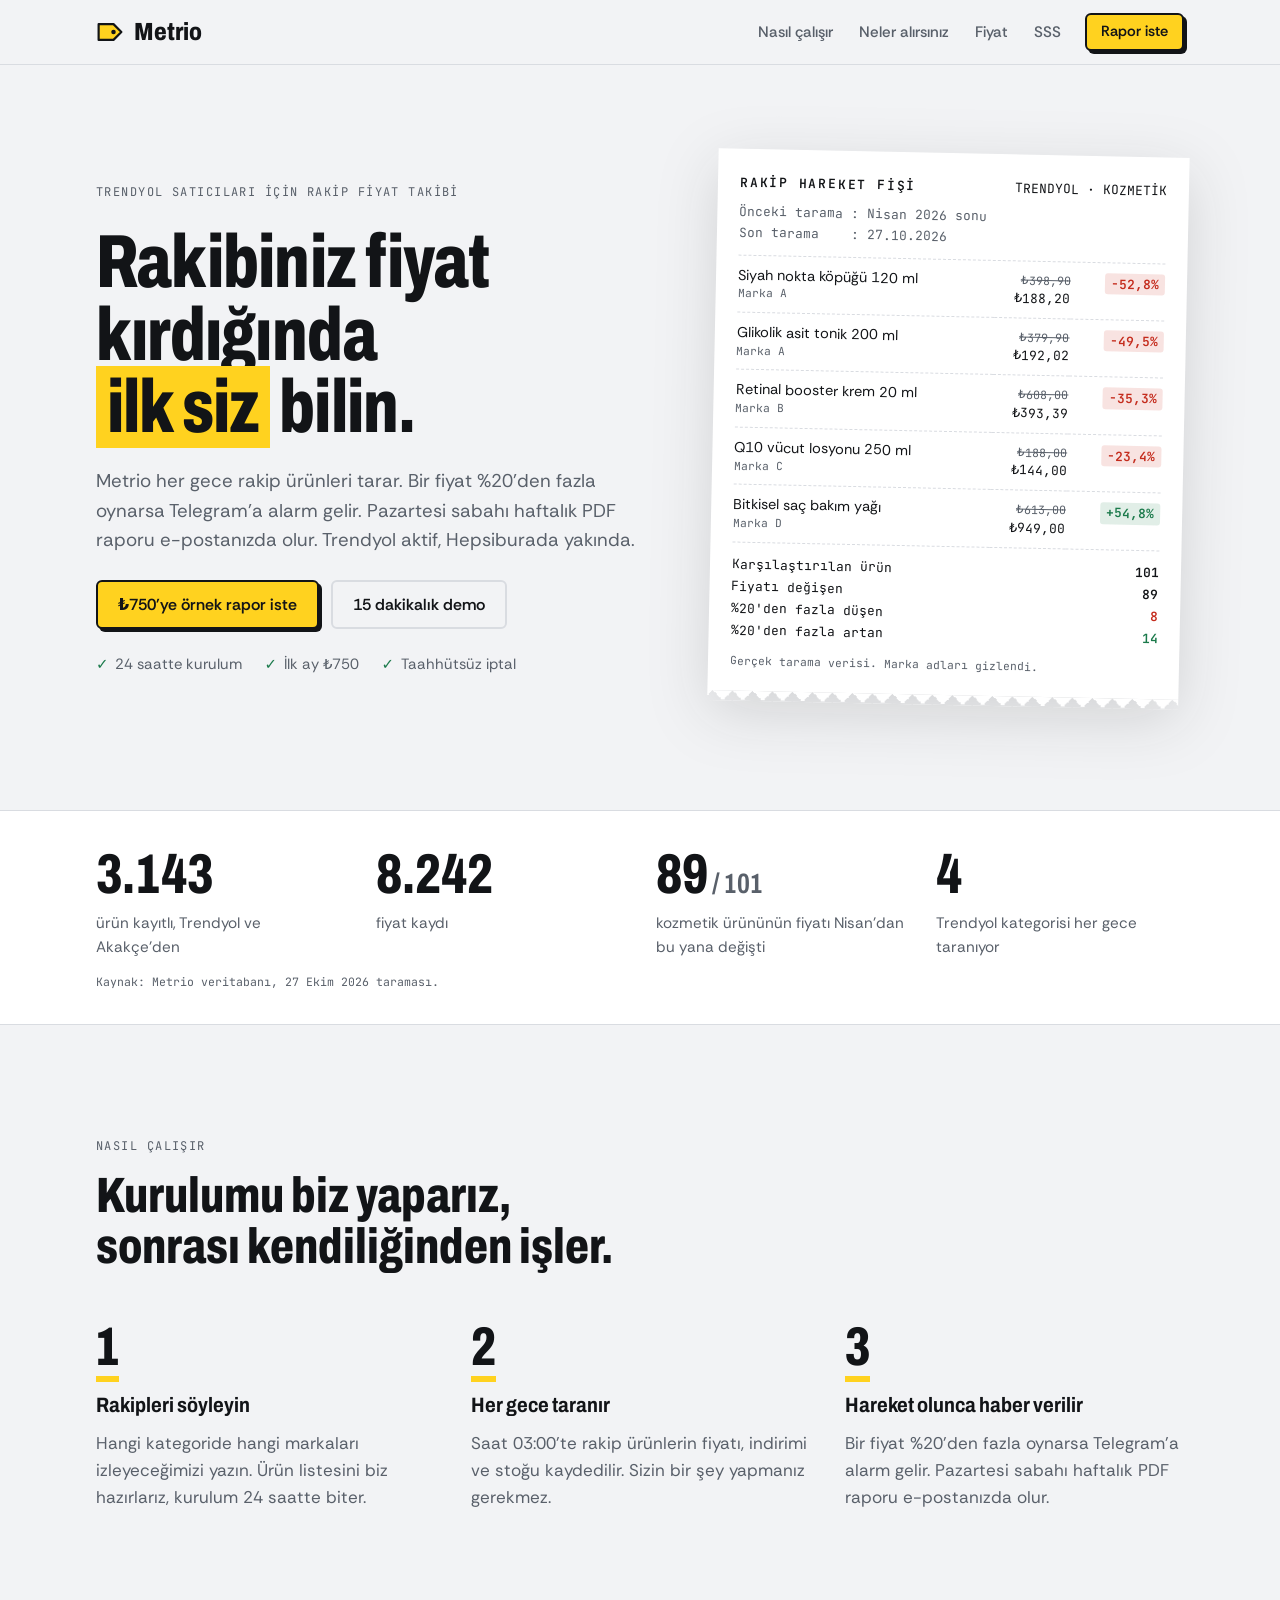
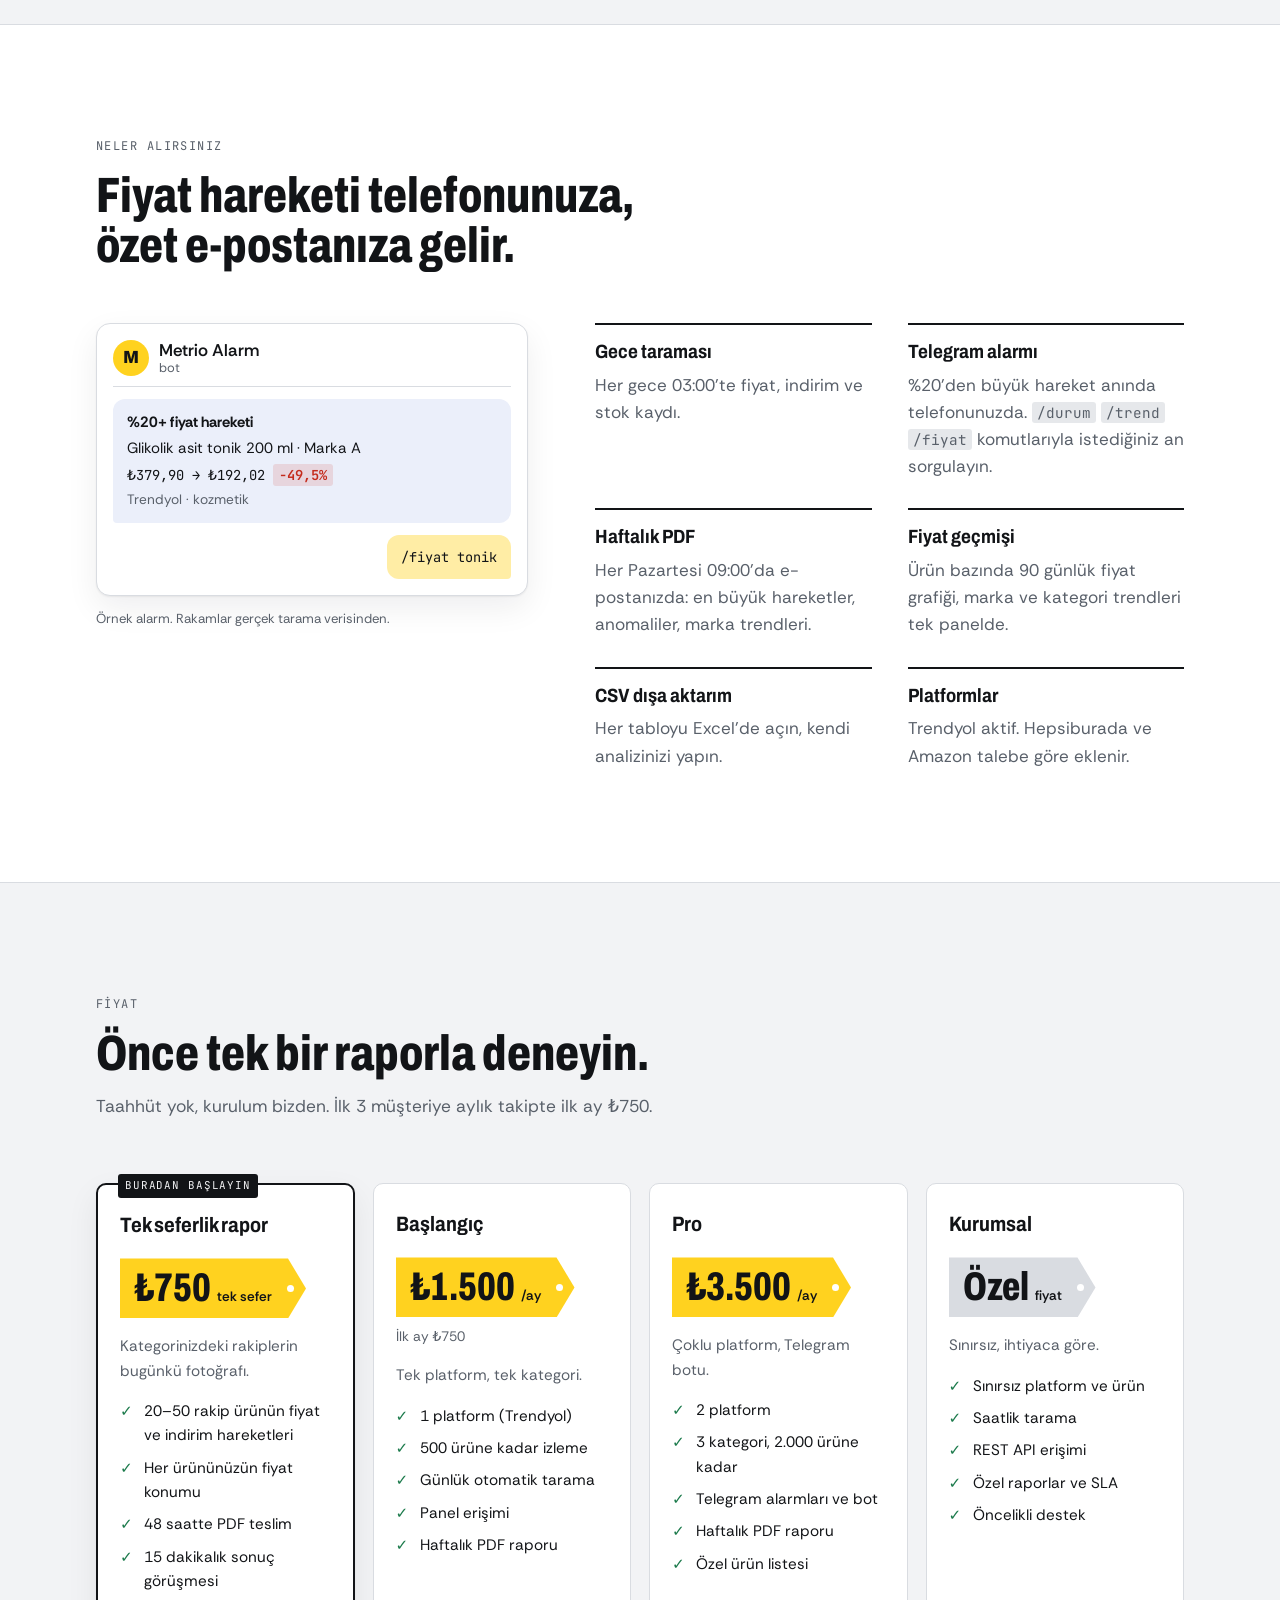
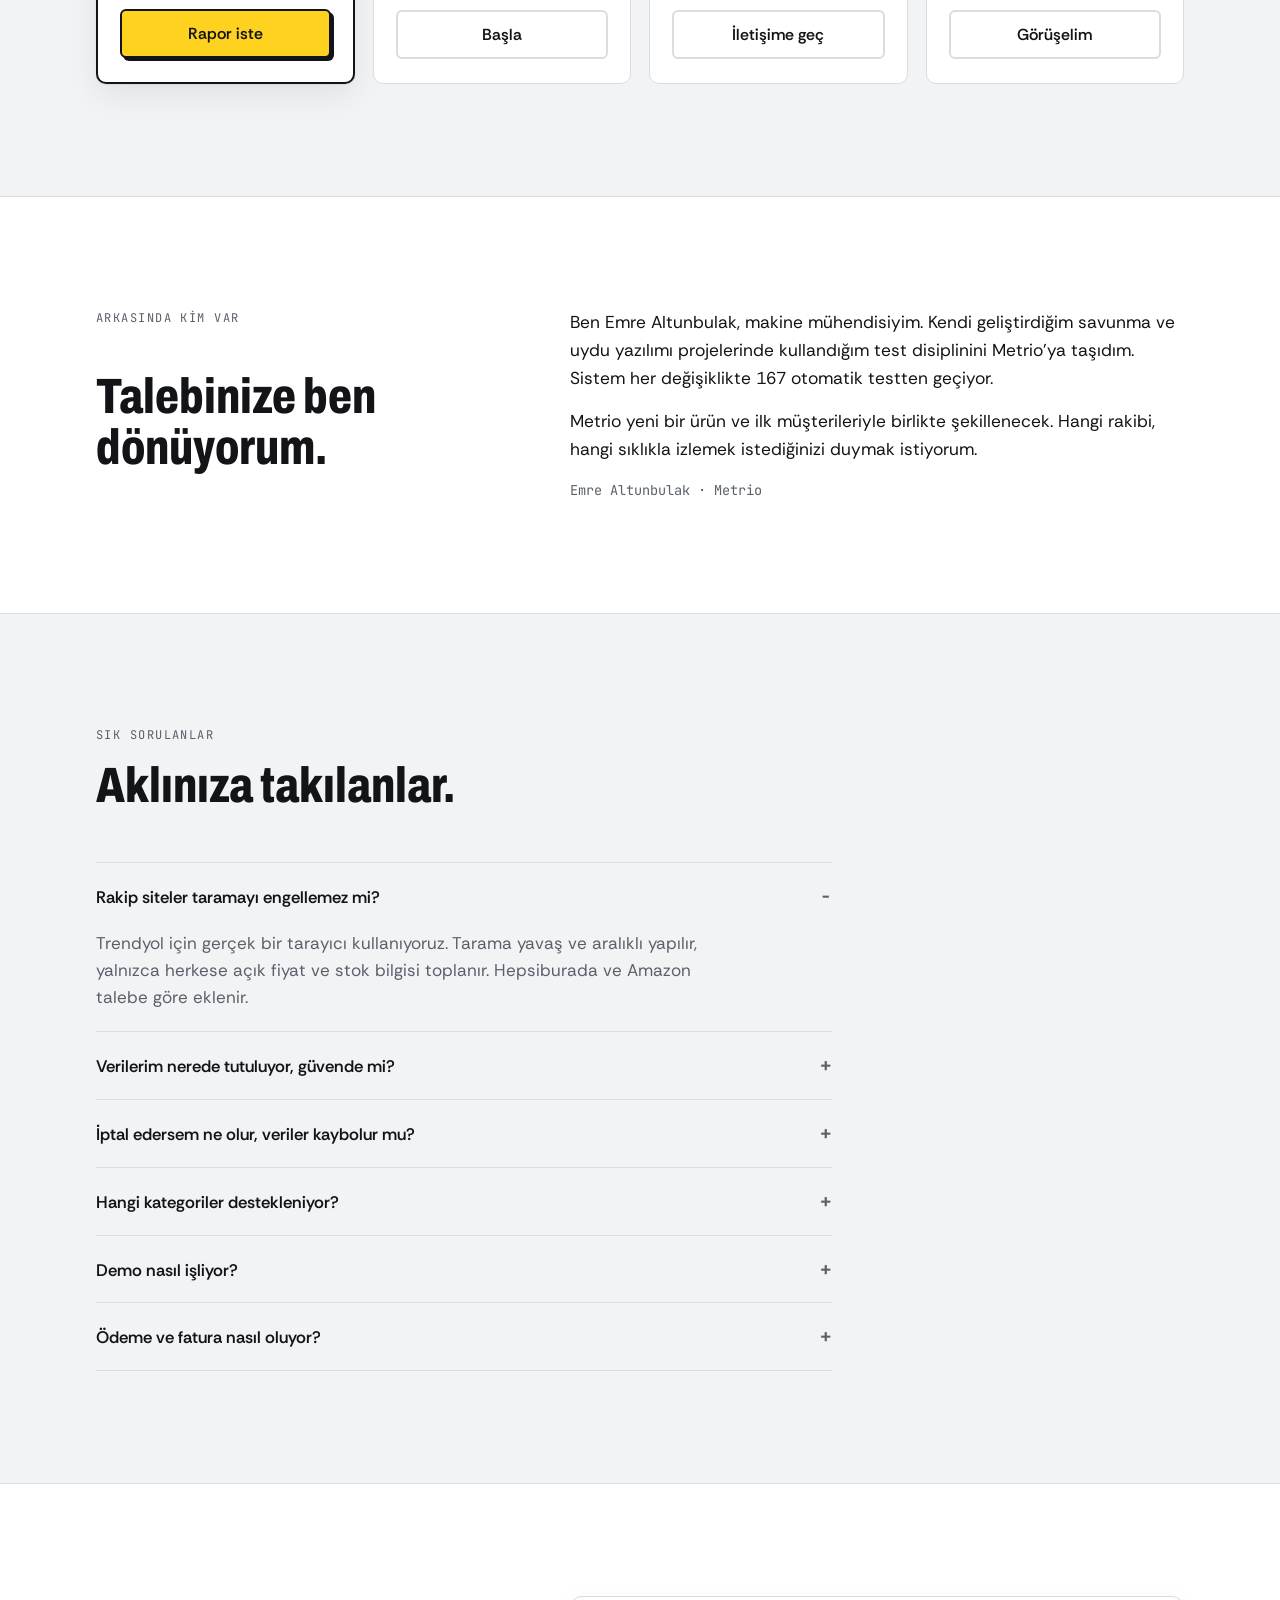
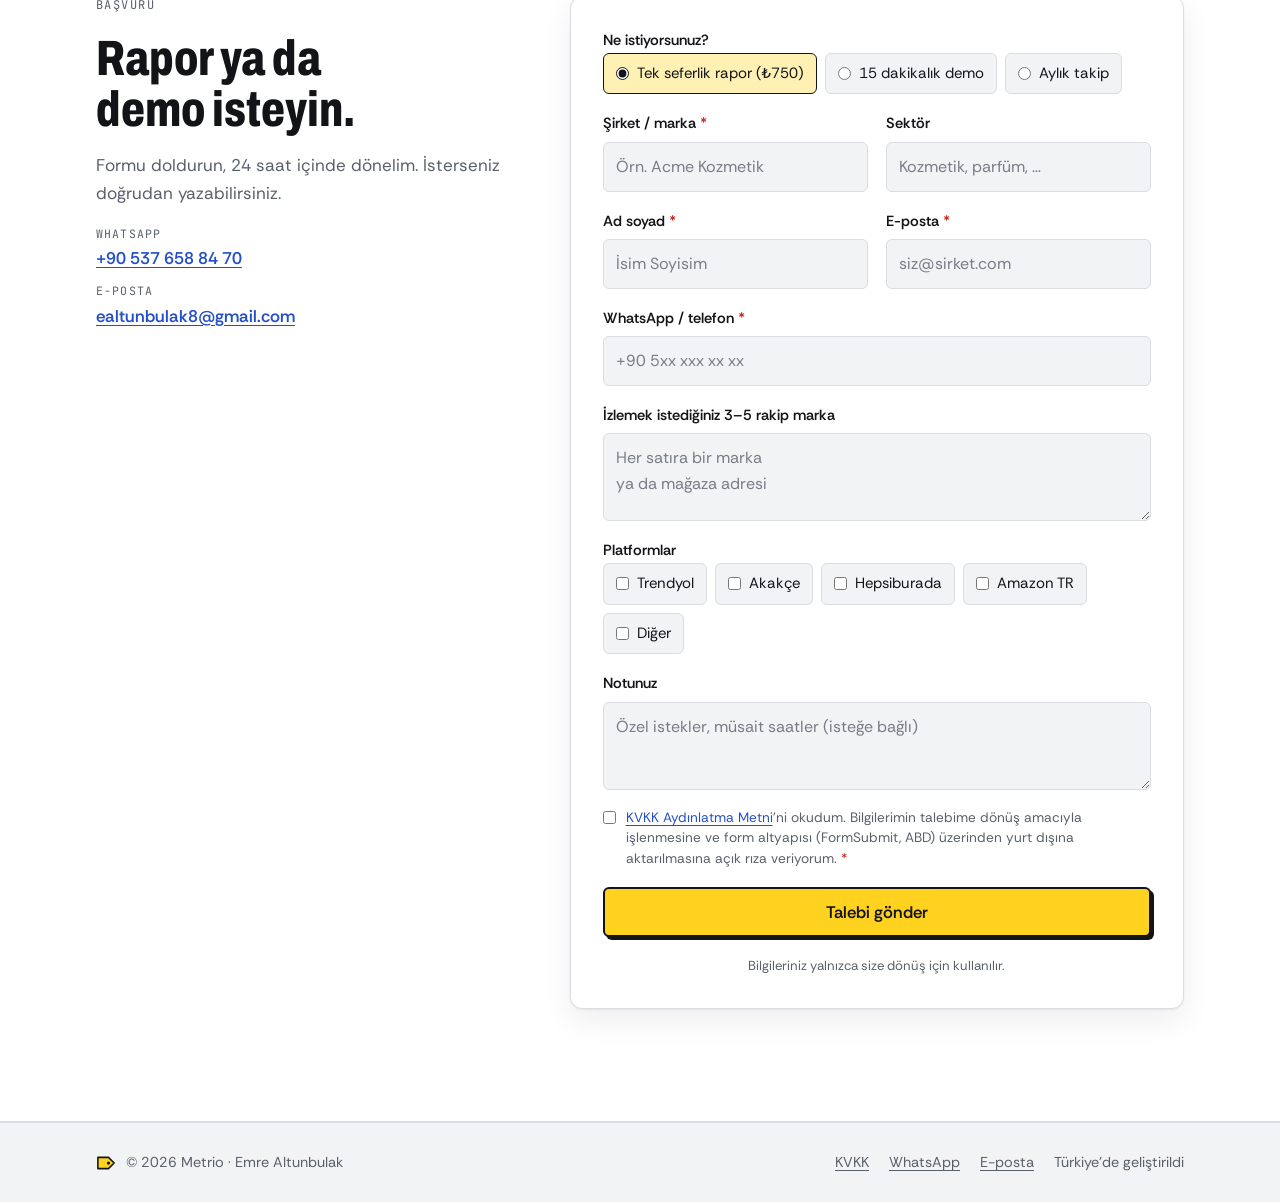
<file: index.html>
<!DOCTYPE html>
<html lang="tr">
<head>
<meta charset="UTF-8">
<meta name="viewport" content="width=device-width, initial-scale=1.0, viewport-fit=cover">
<title>Metrio — Rakip Fiyat İstihbaratı</title>
<meta name="description" content="Trendyol satıcıları için rakip fiyat takibi. Her gece otomatik tarama, %20+ fiyat hareketinde Telegram alarmı, haftalık PDF raporu. Tek seferlik rapor ₺750.">
<meta name="theme-color" content="#F2F3F5" media="(prefers-color-scheme: light)">
<meta name="theme-color" content="#0F1114" media="(prefers-color-scheme: dark)">
<meta property="og:type" content="website">
<meta property="og:locale" content="tr_TR">
<meta property="og:site_name" content="Metrio">
<meta property="og:title" content="Metrio — Rakip Fiyat İstihbaratı">
<meta property="og:description" content="Rakibiniz fiyat kırdığında ilk siz bilin. Trendyol için gece taraması, Telegram alarmı ve haftalık PDF raporu.">
<meta property="og:url" content="https://altunbulakemre75.github.io/metrio/">
<link rel="icon" href="data:image/svg+xml,%3Csvg xmlns='http://www.w3.org/2000/svg' viewBox='0 0 32 32'%3E%3Cpath d='M3 7h17l9 9-9 9H3z' fill='%23FFD21F' stroke='%23121417' stroke-width='2.5' stroke-linejoin='round'/%3E%3Ccircle cx='20' cy='16' r='2.6' fill='%23121417'/%3E%3C/svg%3E">

<link rel="preconnect" href="https://fonts.googleapis.com">
<link rel="preconnect" href="https://fonts.gstatic.com" crossorigin>
<link rel="stylesheet" href="https://fonts.googleapis.com/css2?family=Archivo:wdth,wght@62..125,500..900&family=JetBrains+Mono:wght@400;600&family=Rethink+Sans:wght@400;500;600;700&display=swap">

<style>
/* Yerleşim: tek sütunlu satış sayfası. Hero'da sağda gerçek tarama verisinden bir "rakip hareket fişi".
   Motif: raf ve indirim etiketi. Sarı yalnızca etiket rolünde: vurgu, fiyat ve ana düğme. */
:root {
  --paper: #F2F3F5;
  --card: #FFFFFF;
  --ink: #121417;
  --muted: #59606A;
  --line: #D9DCE1;
  --tag: #FFD21F;
  --tag-ink: #121417;
  --drop: #C42B1C;
  --rise: #1B7A4B;
  --link: #2350C8;
  --lift: rgba(18, 20, 23, 0.14);
  --shadow: 0 1px 2px rgba(18, 20, 23, 0.06), 0 12px 32px rgba(18, 20, 23, 0.07);

  --f-display: "Archivo", "Arial Narrow", system-ui, sans-serif;
  --f-body: "Rethink Sans", system-ui, -apple-system, "Segoe UI", sans-serif;
  --f-mono: "JetBrains Mono", ui-monospace, "Cascadia Mono", Consolas, monospace;
  color-scheme: light;
}
@media (prefers-color-scheme: dark) {
  :root {
    --paper: #0F1114;
    --card: #181B20;
    --ink: #ECEEF1;
    --muted: #9BA2AC;
    --line: #2B3038;
    --drop: #FF7A6E;
    --rise: #52C98F;
    --link: #8EB2FF;
    --lift: rgba(0, 0, 0, 0.55);
    --shadow: 0 1px 2px rgba(0, 0, 0, 0.4), 0 12px 32px rgba(0, 0, 0, 0.35);
    color-scheme: dark;
  }
}

*, *::before, *::after { box-sizing: border-box; }
html { scroll-behavior: smooth; -webkit-text-size-adjust: 100%; }
@media (prefers-reduced-motion: reduce) { html { scroll-behavior: auto; } * { transition: none !important; } }
body {
  margin: 0;
  background: var(--paper);
  color: var(--ink);
  font-family: var(--f-body);
  font-size: 17px;
  line-height: 1.6;
  -webkit-font-smoothing: antialiased;
}
a { color: var(--link); text-underline-offset: 3px; }
:focus-visible { outline: 2px solid var(--link); outline-offset: 3px; }
p { margin: 0; }

.wrap {
  max-width: 1120px;
  margin: 0 auto;
  padding-left: max(16px, env(safe-area-inset-left, 0px));
  padding-right: max(16px, env(safe-area-inset-right, 0px));
}

h1, h2, h3 { font-family: var(--f-display); margin: 0; text-wrap: balance; }
h1 { font-weight: 800; font-stretch: 72%; font-size: clamp(2.7rem, 6.6vw, 4.7rem); line-height: 0.96; letter-spacing: -0.01em; }
h2 { font-weight: 800; font-stretch: 75%; font-size: clamp(2.1rem, 4.4vw, 3.1rem); line-height: 1.02; }
h3 { font-weight: 700; font-stretch: 85%; font-size: 1.3rem; line-height: 1.15; }

.eyebrow {
  font-family: var(--f-mono);
  font-size: 0.75rem;
  letter-spacing: 0.12em;
  text-transform: uppercase;
  color: var(--muted);
}
.hl {
  background: var(--tag);
  color: var(--tag-ink);
  padding: 0 0.14em;
  white-space: nowrap;
}
code {
  font-family: var(--f-mono);
  font-size: 0.84em;
  background: color-mix(in srgb, var(--line) 65%, transparent);
  padding: 1px 5px;
  border-radius: 3px;
}

/* ─── Düğmeler ─── */
.btn {
  display: inline-flex;
  align-items: center;
  gap: 8px;
  font-family: var(--f-body);
  font-weight: 600;
  font-size: 1rem;
  line-height: 1.2;
  padding: 13px 20px;
  border-radius: 6px;
  border: 2px solid transparent;
  text-decoration: none;
  cursor: pointer;
  transition: transform 0.12s ease, box-shadow 0.12s ease, border-color 0.12s ease;
}
.btn-tag {
  background: var(--tag);
  color: var(--tag-ink);
  border-color: var(--tag-ink);
  box-shadow: 3px 3px 0 var(--ink);
}
.btn-tag:hover { transform: translate(-1px, -1px); box-shadow: 4px 4px 0 var(--ink); }
.btn-tag:active { transform: translate(2px, 2px); box-shadow: 1px 1px 0 var(--ink); }
.btn-ghost { background: transparent; color: var(--ink); border-color: var(--line); }
.btn-ghost:hover { border-color: var(--ink); }
.btn-sm { padding: 8px 14px; font-size: 0.92rem; }

/* ─── Üst menü ─── */
.nav {
  position: sticky;
  top: 0;
  z-index: 20;
  background: color-mix(in srgb, var(--paper) 90%, transparent);
  -webkit-backdrop-filter: blur(8px);
  backdrop-filter: blur(8px);
  border-bottom: 1px solid var(--line);
  padding-top: env(safe-area-inset-top, 0px);
}
.nav .wrap { display: flex; align-items: center; gap: 24px; height: 64px; }
.logo {
  display: inline-flex;
  align-items: center;
  gap: 10px;
  font-family: var(--f-display);
  font-weight: 800;
  font-stretch: 80%;
  font-size: 1.55rem;
  color: var(--ink);
  text-decoration: none;
}
.logo svg { width: 28px; height: 28px; flex: none; }
.nav-links { display: flex; gap: 26px; margin: 0 0 0 auto; padding: 0; list-style: none; }
.nav-links a { color: var(--muted); text-decoration: none; font-weight: 500; font-size: 0.95rem; }
.nav-links a:hover { color: var(--ink); }
@media (max-width: 760px) {
  .nav-links { display: none; }
  .nav .btn { margin-left: auto; }
}

/* ─── Bölümler ─── */
section { padding-block: clamp(64px, 9vw, 112px); scroll-margin-top: 64px; }
.alt { background: var(--card); border-block: 1px solid var(--line); }
.sec-head { display: grid; gap: 14px; max-width: 42rem; margin-bottom: clamp(32px, 5vw, 52px); }
.sec-head p { color: var(--muted); font-size: 1.08rem; }

/* ─── Hero ─── */
.hero { padding-block: clamp(40px, 7vw, 88px) clamp(56px, 8vw, 104px); }
.hero .wrap { display: grid; gap: 56px; align-items: center; }
@media (min-width: 980px) { .hero .wrap { grid-template-columns: minmax(0, 1.08fr) minmax(0, 0.92fr); gap: 64px; } }
.hero-copy { display: grid; gap: 24px; min-width: 0; justify-items: start; }
.lede { font-size: 1.16rem; color: var(--muted); max-width: 34rem; }
.actions { display: flex; flex-wrap: wrap; gap: 12px; }
.trust { display: flex; flex-wrap: wrap; gap: 6px 22px; margin: 0; padding: 0; list-style: none; font-size: 0.93rem; color: var(--muted); }
.trust li::before { content: "✓"; color: var(--rise); font-weight: 700; margin-right: 7px; }

/* Rakip hareket fişi */
.receipt-wrap { min-width: 0; filter: drop-shadow(0 16px 30px var(--lift)); }
.receipt {
  position: relative;
  background: var(--card);
  padding: 24px 22px 22px;
  margin-bottom: 12px;
  font-family: var(--f-mono);
  font-size: 0.8rem;
  line-height: 1.5;
}
@media (min-width: 980px) { .receipt { transform: rotate(1.2deg); } }
.receipt::after {
  content: "";
  position: absolute;
  left: 0; right: 0; top: 100%;
  height: 10px;
  background: conic-gradient(from -45deg at bottom, var(--card) 90deg, transparent 0) 50% / 20px 100%;
}
.r-head { display: flex; justify-content: space-between; align-items: baseline; gap: 12px; flex-wrap: wrap; }
.r-title { font-weight: 600; letter-spacing: 0.14em; }
.r-meta { color: var(--muted); display: grid; gap: 2px; padding-block: 10px 12px; border-bottom: 1px dashed var(--line); }
.r-rows { width: 100%; border-collapse: collapse; }
.r-rows td { padding: 10px 0; border-bottom: 1px dashed var(--line); vertical-align: top; }
.r-item { font-family: var(--f-body); font-size: 0.9rem; line-height: 1.3; padding-right: 10px !important; }
.r-item small { display: block; font-family: var(--f-mono); font-size: 0.7rem; color: var(--muted); margin-top: 2px; }
.r-price { text-align: right; white-space: nowrap; font-variant-numeric: tabular-nums; }
.r-price s { display: block; color: var(--muted); font-size: 0.72rem; }
.r-pct { text-align: right; white-space: nowrap; padding-left: 10px !important; }
.pct {
  display: inline-block;
  font-weight: 600;
  padding: 1px 6px;
  border-radius: 3px;
  background: color-mix(in srgb, currentColor 13%, transparent);
  font-variant-numeric: tabular-nums;
}
.down { color: var(--drop); }
.up { color: var(--rise); }
.r-sum { display: grid; gap: 3px; padding-top: 12px; }
.r-sum div { display: flex; justify-content: space-between; gap: 12px; }
.r-sum b { font-weight: 600; font-variant-numeric: tabular-nums; }
.r-note { margin-top: 12px; color: var(--muted); font-size: 0.7rem; }
@media (max-width: 420px) {
  .receipt { padding-inline: 16px; }
  .r-item { font-size: 0.85rem; }
}

/* ─── Gerçek veri şeridi ─── */
.proof { padding-block: 0; }
.stats {
  display: grid;
  grid-template-columns: repeat(4, minmax(0, 1fr));
  gap: 24px 32px;
  padding-block: 36px 14px;
}
@media (max-width: 860px) { .stats { grid-template-columns: repeat(2, minmax(0, 1fr)); } }
.stat .n {
  font-family: var(--f-display);
  font-weight: 800;
  font-stretch: 70%;
  font-size: clamp(2.5rem, 4.6vw, 3.5rem);
  line-height: 1;
  font-variant-numeric: tabular-nums;
}
.stat .n small { font-size: 0.5em; font-weight: 700; color: var(--muted); }
.stat .d { color: var(--muted); font-size: 0.95rem; margin-top: 8px; max-width: 16rem; }
.source { font-family: var(--f-mono); font-size: 0.72rem; color: var(--muted); padding-bottom: 32px; }

/* ─── Nasıl çalışır ─── */
.steps { display: grid; gap: 36px; grid-template-columns: repeat(3, minmax(0, 1fr)); margin: 0; padding: 0; list-style: none; }
@media (max-width: 820px) { .steps { grid-template-columns: minmax(0, 1fr); gap: 28px; } }
.step { display: grid; gap: 12px; align-content: start; }
.step .num {
  font-family: var(--f-display);
  font-weight: 800;
  font-stretch: 70%;
  font-size: 3.4rem;
  line-height: 0.9;
  justify-self: start;
  border-bottom: 6px solid var(--tag);
  padding-bottom: 4px;
}
.step p { color: var(--muted); }

/* ─── Ne alırsınız ─── */
.get { display: grid; gap: 48px; align-items: start; }
@media (min-width: 980px) { .get { grid-template-columns: minmax(0, 0.85fr) minmax(0, 1.15fr); gap: 64px; } }
.tg {
  background: var(--card);
  border: 1px solid var(--line);
  border-radius: 14px;
  padding: 16px;
  box-shadow: var(--shadow);
  display: grid;
  gap: 12px;
  max-width: 27rem;
}
.tg-head { display: flex; align-items: center; gap: 10px; padding-bottom: 10px; border-bottom: 1px solid var(--line); }
.tg-avatar {
  width: 36px; height: 36px; border-radius: 50%;
  background: var(--tag); color: var(--tag-ink);
  display: grid; place-items: center;
  font-family: var(--f-display); font-weight: 800; font-size: 1.1rem;
}
.tg-name { font-weight: 600; line-height: 1.2; }
.tg-name small { display: block; font-weight: 400; color: var(--muted); font-size: 0.8rem; }
.bubble {
  background: color-mix(in srgb, var(--link) 9%, var(--card));
  border-radius: 12px 12px 12px 4px;
  padding: 12px 14px;
  font-size: 0.93rem;
  line-height: 1.5;
  display: grid;
  gap: 4px;
}
.bubble .big { font-family: var(--f-mono); font-size: 0.86rem; font-variant-numeric: tabular-nums; }
.bubble.me {
  justify-self: end;
  background: color-mix(in srgb, var(--tag) 40%, var(--card));
  border-radius: 12px 12px 4px 12px;
  font-family: var(--f-mono);
  font-size: 0.85rem;
}
.caption { font-size: 0.82rem; color: var(--muted); margin-top: 12px; }
.features { display: grid; grid-template-columns: repeat(2, minmax(0, 1fr)); gap: 28px 36px; margin: 0; }
@media (max-width: 620px) { .features { grid-template-columns: minmax(0, 1fr); gap: 22px; } }
.features div { border-top: 2px solid var(--ink); padding-top: 12px; }
.features dt { font-family: var(--f-display); font-weight: 700; font-stretch: 85%; font-size: 1.2rem; }
.features dd { margin: 4px 0 0; color: var(--muted); }

/* ─── Fiyat ─── */
.plans { display: grid; gap: 26px 18px; grid-template-columns: repeat(4, minmax(0, 1fr)); padding-top: 11px; }
@media (max-width: 1080px) { .plans { grid-template-columns: repeat(2, minmax(0, 1fr)); } }
@media (max-width: 600px) { .plans { grid-template-columns: minmax(0, 1fr); } }
.plan {
  position: relative;
  background: var(--card);
  border: 1px solid var(--line);
  border-radius: 10px;
  padding: 24px 22px;
  display: flex;
  flex-direction: column;
  gap: 16px;
  min-width: 0;
}
.plan.start { border: 2px solid var(--ink); box-shadow: var(--shadow); }
.plan-top { display: flex; justify-content: space-between; align-items: baseline; gap: 8px; flex-wrap: wrap; }
.plan-name { font-family: var(--f-display); font-weight: 700; font-stretch: 85%; font-size: 1.3rem; }
.ribbon {
  position: absolute;
  top: -11px;
  left: 20px;
  font-family: var(--f-mono);
  font-size: 0.68rem;
  letter-spacing: 0.08em;
  text-transform: uppercase;
  background: var(--ink);
  color: var(--paper);
  padding: 3px 7px;
  border-radius: 3px;
}
.price {
  position: relative;
  align-self: flex-start;
  display: inline-flex;
  align-items: baseline;
  gap: 6px;
  background: var(--tag);
  color: var(--tag-ink);
  font-family: var(--f-display);
  font-weight: 800;
  font-stretch: 70%;
  font-size: 2.5rem;
  line-height: 1;
  padding: 10px 34px 10px 14px;
  clip-path: polygon(0 0, calc(100% - 18px) 0, 100% 50%, calc(100% - 18px) 100%, 0 100%);
  font-variant-numeric: tabular-nums;
}
.price::after {
  content: "";
  position: absolute;
  right: 12px; top: 50%;
  width: 7px; height: 7px;
  margin-top: -3.5px;
  border-radius: 50%;
  background: var(--card);
}
.price small { font-family: var(--f-body); font-stretch: 100%; font-weight: 600; font-size: 0.85rem; }
.price.plain { background: var(--line); color: var(--ink); }
.plan-note { font-size: 0.86rem; color: var(--muted); margin-top: -8px; }
.plan-desc { color: var(--muted); font-size: 0.95rem; }
.plan ul { list-style: none; margin: 0; padding: 0; display: grid; gap: 8px; font-size: 0.95rem; }
.plan li { display: grid; grid-template-columns: 18px minmax(0, 1fr); gap: 6px; }
.plan li::before { content: "✓"; color: var(--rise); font-weight: 700; }
.plan .btn { margin-top: auto; justify-content: center; }


/* ─── Kurucu ─── */
.founder { display: grid; gap: 28px; }
@media (min-width: 900px) { .founder { grid-template-columns: minmax(0, 0.8fr) minmax(0, 1.2fr); gap: 64px; } }
.founder-text { display: grid; gap: 16px; font-size: 1.08rem; max-width: 38rem; }
.sign { font-family: var(--f-mono); font-size: 0.85rem; color: var(--muted); }

/* ─── SSS ─── */
.faq-wrap { max-width: 46rem; }
.faq { border-top: 1px solid var(--line); }
.faq:last-child { border-bottom: 1px solid var(--line); }
.faq summary {
  list-style: none;
  cursor: pointer;
  display: flex;
  justify-content: space-between;
  align-items: baseline;
  gap: 16px;
  padding: 18px 0;
  font-weight: 600;
  font-size: 1.05rem;
}
.faq summary::-webkit-details-marker { display: none; }
.faq summary::after {
  content: "+";
  font-family: var(--f-mono);
  font-size: 1.2rem;
  color: var(--muted);
  flex: none;
}
.faq[open] summary::after { content: "−"; }
.faq-body { padding: 0 0 20px; color: var(--muted); max-width: 40rem; }

/* ─── İletişim ve form ─── */
.contact { display: grid; gap: 40px; align-items: start; }
@media (min-width: 980px) { .contact { grid-template-columns: minmax(0, 0.8fr) minmax(0, 1.2fr); gap: 64px; } }
.contact-side { display: grid; gap: 18px; }
.contact-side p { color: var(--muted); }
.reach { display: grid; gap: 10px; margin: 0; }
.reach div { display: grid; gap: 2px; }
.reach dt { font-family: var(--f-mono); font-size: 0.72rem; letter-spacing: 0.1em; text-transform: uppercase; color: var(--muted); }
.reach dd { margin: 0; font-weight: 600; }
.form-card {
  background: var(--card);
  border: 1px solid var(--line);
  border-radius: 12px;
  padding: clamp(20px, 3.4vw, 32px);
  display: grid;
  gap: 18px;
  box-shadow: var(--shadow);
  min-width: 0;
}
.row2 { display: grid; gap: 18px; grid-template-columns: repeat(2, minmax(0, 1fr)); }
@media (max-width: 560px) { .row2 { grid-template-columns: minmax(0, 1fr); } }
.field { display: grid; gap: 6px; min-width: 0; }
.lbl { font-weight: 600; font-size: 0.92rem; padding: 0; }
.req { color: var(--drop); }
.form-card input[type="text"],
.form-card input[type="email"],
.form-card input[type="tel"],
.form-card textarea {
  width: 100%;
  font: inherit;
  font-size: 1rem;
  color: var(--ink);
  background: var(--paper);
  border: 1px solid var(--line);
  border-radius: 6px;
  padding: 11px 12px;
}
.form-card input::placeholder, .form-card textarea::placeholder { color: var(--muted); opacity: 0.8; }
.form-card input:focus, .form-card textarea:focus { border-color: var(--ink); outline: 2px solid var(--link); outline-offset: 1px; }
.form-card textarea { min-height: 88px; resize: vertical; }
fieldset { border: 0; margin: 0; padding: 0; min-width: 0; display: grid; gap: 8px; }
.choices { display: flex; flex-wrap: wrap; gap: 8px; }
.choice {
  display: inline-flex;
  align-items: center;
  gap: 8px;
  border: 1px solid var(--line);
  border-radius: 6px;
  padding: 8px 12px;
  font-size: 0.93rem;
  cursor: pointer;
  background: var(--paper);
}
.choice:has(input:checked) { border-color: var(--ink); background: color-mix(in srgb, var(--tag) 34%, var(--card)); }
.choice input, .consent input { accent-color: var(--ink); margin: 0; }
.consent { display: grid; grid-template-columns: auto minmax(0, 1fr); align-items: start; gap: 10px; font-size: 0.85rem; color: var(--muted); line-height: 1.5; cursor: pointer; }
.consent input { margin-top: 3px; }
.form-card .btn { justify-content: center; width: 100%; font-size: 1.05rem; }
.hint { font-size: 0.82rem; color: var(--muted); text-align: center; }

/* ─── Alt bilgi ─── */
footer { border-top: 1px solid var(--line); padding-block: 28px calc(28px + env(safe-area-inset-bottom, 0px)); font-size: 0.9rem; color: var(--muted); }
footer .wrap { display: flex; flex-wrap: wrap; gap: 12px 28px; align-items: center; justify-content: space-between; }
.foot-brand { display: inline-flex; align-items: center; gap: 10px; }
.foot-brand svg { width: 20px; height: 20px; }
.foot-links { display: flex; flex-wrap: wrap; gap: 8px 20px; }
.foot-links a { color: var(--muted); }
.foot-links a:hover { color: var(--ink); }
</style>
</head>
<body>

<svg width="0" height="0" style="position:absolute" aria-hidden="true">
  <symbol id="tag" viewBox="0 0 32 32">
    <path d="M3 7h17l9 9-9 9H3z" fill="#FFD21F" stroke="#121417" stroke-width="2.5" stroke-linejoin="round"/>
    <circle cx="20" cy="16" r="2.6" fill="#121417"/>
  </symbol>
</svg>

<!-- ─── Üst menü ─── -->
<header class="nav">
  <div class="wrap">
    <a href="#" class="logo" aria-label="Metrio ana sayfa"><svg aria-hidden="true"><use href="#tag"/></svg>Metrio</a>
    <ul class="nav-links">
      <li><a href="#nasil">Nasıl çalışır</a></li>
      <li><a href="#neler">Neler alırsınız</a></li>
      <li><a href="#fiyat">Fiyat</a></li>
      <li><a href="#sss">SSS</a></li>
    </ul>
    <a href="#iletisim" class="btn btn-tag btn-sm" data-talep="Tek seferlik rapor">Rapor iste</a>
  </div>
</header>

<main>

<!-- ─── Hero ─── -->
<section class="hero">
  <div class="wrap">
    <div class="hero-copy">
      <span class="eyebrow">Trendyol satıcıları için rakip fiyat takibi</span>
      <h1>Rakibiniz fiyat kırdığında <span class="hl">ilk siz</span> bilin.</h1>
      <p class="lede">Metrio her gece rakip ürünleri tarar. Bir fiyat %20'den fazla oynarsa Telegram'a alarm gelir. Pazartesi sabahı haftalık PDF raporu e-postanızda olur. Trendyol aktif, Hepsiburada yakında.</p>
      <div class="actions">
        <a href="#iletisim" class="btn btn-tag" data-talep="Tek seferlik rapor">₺750'ye örnek rapor iste</a>
        <a href="#iletisim" class="btn btn-ghost" data-talep="Demo">15 dakikalık demo</a>
      </div>
      <ul class="trust">
        <li>24 saatte kurulum</li>
        <li>İlk ay ₺750</li>
        <li>Taahhütsüz iptal</li>
      </ul>
    </div>

    <figure class="receipt-wrap" style="margin:0">
      <div class="receipt" role="group" aria-label="Örnek rakip hareket fişi">
        <div class="r-head">
          <span class="r-title">RAKİP HAREKET FİŞİ</span>
          <span>TRENDYOL · KOZMETİK</span>
        </div>
        <div class="r-meta">
          <span>Önceki tarama : Nisan 2026 sonu</span>
          <span>Son tarama&nbsp;&nbsp;&nbsp;&nbsp;: 27.10.2026</span>
        </div>
        <table class="r-rows">
          <tbody>
            <tr>
              <td class="r-item">Siyah nokta köpüğü 120 ml<small>Marka A</small></td>
              <td class="r-price"><s>₺398,90</s>₺188,20</td>
              <td class="r-pct"><span class="pct down">−52,8%</span></td>
            </tr>
            <tr>
              <td class="r-item">Glikolik asit tonik 200 ml<small>Marka A</small></td>
              <td class="r-price"><s>₺379,90</s>₺192,02</td>
              <td class="r-pct"><span class="pct down">−49,5%</span></td>
            </tr>
            <tr>
              <td class="r-item">Retinal booster krem 20 ml<small>Marka B</small></td>
              <td class="r-price"><s>₺608,00</s>₺393,39</td>
              <td class="r-pct"><span class="pct down">−35,3%</span></td>
            </tr>
            <tr>
              <td class="r-item">Q10 vücut losyonu 250 ml<small>Marka C</small></td>
              <td class="r-price"><s>₺188,00</s>₺144,00</td>
              <td class="r-pct"><span class="pct down">−23,4%</span></td>
            </tr>
            <tr>
              <td class="r-item">Bitkisel saç bakım yağı<small>Marka D</small></td>
              <td class="r-price"><s>₺613,00</s>₺949,00</td>
              <td class="r-pct"><span class="pct up">+54,8%</span></td>
            </tr>
          </tbody>
        </table>
        <div class="r-sum">
          <div><span>Karşılaştırılan ürün</span><b>101</b></div>
          <div><span>Fiyatı değişen</span><b>89</b></div>
          <div><span>%20'den fazla düşen</span><b class="down">8</b></div>
          <div><span>%20'den fazla artan</span><b class="up">14</b></div>
        </div>
        <p class="r-note">Gerçek tarama verisi. Marka adları gizlendi.</p>
      </div>
    </figure>
  </div>
</section>

<!-- ─── Gerçek veri ─── -->
<section class="proof alt" aria-label="Metrio veritabanından rakamlar">
  <div class="wrap">
    <div class="stats">
      <div class="stat"><div class="n">3.143</div><p class="d">ürün kayıtlı, Trendyol ve Akakçe'den</p></div>
      <div class="stat"><div class="n">8.242</div><p class="d">fiyat kaydı</p></div>
      <div class="stat"><div class="n">89<small> / 101</small></div><p class="d">kozmetik ürününün fiyatı Nisan'dan bu yana değişti</p></div>
      <div class="stat"><div class="n">4</div><p class="d">Trendyol kategorisi her gece taranıyor</p></div>
    </div>
    <p class="source">Kaynak: Metrio veritabanı, 27 Ekim 2026 taraması.</p>
  </div>
</section>

<!-- ─── Nasıl çalışır ─── -->
<section id="nasil">
  <div class="wrap">
    <div class="sec-head">
      <span class="eyebrow">Nasıl çalışır</span>
      <h2>Kurulumu biz yaparız, sonrası kendiliğinden işler.</h2>
    </div>
    <ol class="steps">
      <li class="step">
        <span class="num">1</span>
        <h3>Rakipleri söyleyin</h3>
        <p>Hangi kategoride hangi markaları izleyeceğimizi yazın. Ürün listesini biz hazırlarız, kurulum 24 saatte biter.</p>
      </li>
      <li class="step">
        <span class="num">2</span>
        <h3>Her gece taranır</h3>
        <p>Saat 03:00'te rakip ürünlerin fiyatı, indirimi ve stoğu kaydedilir. Sizin bir şey yapmanız gerekmez.</p>
      </li>
      <li class="step">
        <span class="num">3</span>
        <h3>Hareket olunca haber verilir</h3>
        <p>Bir fiyat %20'den fazla oynarsa Telegram'a alarm gelir. Pazartesi sabahı haftalık PDF raporu e-postanızda olur.</p>
      </li>
    </ol>
  </div>
</section>

<!-- ─── Neler alırsınız ─── -->
<section id="neler" class="alt">
  <div class="wrap">
    <div class="sec-head">
      <span class="eyebrow">Neler alırsınız</span>
      <h2>Fiyat hareketi telefonunuza, özet e-postanıza gelir.</h2>
    </div>
    <div class="get">
      <div>
        <div class="tg" role="group" aria-label="Örnek Telegram alarmı">
          <div class="tg-head">
            <span class="tg-avatar" aria-hidden="true">M</span>
            <span class="tg-name">Metrio Alarm<small>bot</small></span>
          </div>
          <div class="bubble">
            <strong>%20+ fiyat hareketi</strong>
            <span>Glikolik asit tonik 200 ml · Marka A</span>
            <span class="big">₺379,90 → ₺192,02 <span class="pct down">−49,5%</span></span>
            <span style="color:var(--muted);font-size:.85rem">Trendyol · kozmetik</span>
          </div>
          <div class="bubble me">/fiyat tonik</div>
        </div>
        <p class="caption">Örnek alarm. Rakamlar gerçek tarama verisinden.</p>
      </div>
      <dl class="features">
        <div><dt>Gece taraması</dt><dd>Her gece 03:00'te fiyat, indirim ve stok kaydı.</dd></div>
        <div><dt>Telegram alarmı</dt><dd>%20'den büyük hareket anında telefonunuzda. <code>/durum</code> <code>/trend</code> <code>/fiyat</code> komutlarıyla istediğiniz an sorgulayın.</dd></div>
        <div><dt>Haftalık PDF</dt><dd>Her Pazartesi 09:00'da e-postanızda: en büyük hareketler, anomaliler, marka trendleri.</dd></div>
        <div><dt>Fiyat geçmişi</dt><dd>Ürün bazında 90 günlük fiyat grafiği, marka ve kategori trendleri tek panelde.</dd></div>
        <div><dt>CSV dışa aktarım</dt><dd>Her tabloyu Excel'de açın, kendi analizinizi yapın.</dd></div>
        <div><dt>Platformlar</dt><dd>Trendyol aktif. Hepsiburada ve Amazon talebe göre eklenir.</dd></div>
      </dl>
    </div>
  </div>
</section>

<!-- ─── Fiyat ─── -->
<section id="fiyat">
  <div class="wrap">
    <div class="sec-head">
      <span class="eyebrow">Fiyat</span>
      <h2>Önce tek bir raporla deneyin.</h2>
      <p>Taahhüt yok, kurulum bizden. İlk 3 müşteriye aylık takipte ilk ay ₺750.</p>
    </div>
    <div class="plans">
      <article class="plan start">
        <div class="plan-top"><span class="plan-name">Tek seferlik rapor</span><span class="ribbon">Buradan başlayın</span></div>
        <span class="price">₺750 <small>tek sefer</small></span>
        <p class="plan-desc">Kategorinizdeki rakiplerin bugünkü fotoğrafı.</p>
        <ul>
          <li>20–50 rakip ürünün fiyat ve indirim hareketleri</li>
          <li>Her ürününüzün fiyat konumu</li>
          <li>48 saatte PDF teslim</li>
          <li>15 dakikalık sonuç görüşmesi</li>
        </ul>
        <a href="#iletisim" class="btn btn-tag" data-talep="Tek seferlik rapor">Rapor iste</a>
      </article>

      <article class="plan">
        <div class="plan-top"><span class="plan-name">Başlangıç</span></div>
        <span class="price">₺1.500 <small>/ay</small></span>
        <p class="plan-note">İlk ay ₺750</p>
        <p class="plan-desc">Tek platform, tek kategori.</p>
        <ul>
          <li>1 platform (Trendyol)</li>
          <li>500 ürüne kadar izleme</li>
          <li>Günlük otomatik tarama</li>
          <li>Panel erişimi</li>
          <li>Haftalık PDF raporu</li>
        </ul>
        <a href="#iletisim" class="btn btn-ghost" data-talep="Aylık takip">Başla</a>
      </article>

      <article class="plan">
        <div class="plan-top"><span class="plan-name">Pro</span></div>
        <span class="price">₺3.500 <small>/ay</small></span>
        <p class="plan-desc">Çoklu platform, Telegram botu.</p>
        <ul>
          <li>2 platform</li>
          <li>3 kategori, 2.000 ürüne kadar</li>
          <li>Telegram alarmları ve bot</li>
          <li>Haftalık PDF raporu</li>
          <li>Özel ürün listesi</li>
        </ul>
        <a href="#iletisim" class="btn btn-ghost" data-talep="Aylık takip">İletişime geç</a>
      </article>

      <article class="plan">
        <div class="plan-top"><span class="plan-name">Kurumsal</span></div>
        <span class="price plain">Özel <small>fiyat</small></span>
        <p class="plan-desc">Sınırsız, ihtiyaca göre.</p>
        <ul>
          <li>Sınırsız platform ve ürün</li>
          <li>Saatlik tarama</li>
          <li>REST API erişimi</li>
          <li>Özel raporlar ve SLA</li>
          <li>Öncelikli destek</li>
        </ul>
        <a href="#iletisim" class="btn btn-ghost" data-talep="Aylık takip">Görüşelim</a>
      </article>
    </div>
  </div>
</section>

<!-- ─── Kurucu ─── -->
<section class="alt" aria-labelledby="kurucu-baslik">
  <div class="wrap founder">
    <div class="sec-head" style="margin-bottom:0">
      <span class="eyebrow">Arkasında kim var</span>
      <h2 id="kurucu-baslik">Talebinize ben dönüyorum.</h2>
    </div>
    <div class="founder-text">
      <p>Ben Emre Altunbulak, makine mühendisiyim. Kendi geliştirdiğim savunma ve uydu yazılımı projelerinde kullandığım test disiplinini Metrio'ya taşıdım. Sistem her değişiklikte 167 otomatik testten geçiyor.</p>
      <p>Metrio yeni bir ürün ve ilk müşterileriyle birlikte şekillenecek. Hangi rakibi, hangi sıklıkla izlemek istediğinizi duymak istiyorum.</p>
      <span class="sign">Emre Altunbulak · Metrio</span>
    </div>
  </div>
</section>

<!-- ─── SSS ─── -->
<section id="sss">
  <div class="wrap">
    <div class="sec-head">
      <span class="eyebrow">Sık sorulanlar</span>
      <h2>Aklınıza takılanlar.</h2>
    </div>
    <div class="faq-wrap">
      <details class="faq" open>
        <summary>Rakip siteler taramayı engellemez mi?</summary>
        <div class="faq-body">Trendyol için gerçek bir tarayıcı kullanıyoruz. Tarama yavaş ve aralıklı yapılır, yalnızca herkese açık fiyat ve stok bilgisi toplanır. Hepsiburada ve Amazon talebe göre eklenir.</div>
      </details>
      <details class="faq">
        <summary>Verilerim nerede tutuluyor, güvende mi?</summary>
        <div class="faq-body">Her müşteri için ayrı bir veritabanı tutulur. Raporlar e-postayla, alarmlar Telegram'dan yalnızca size gelir. Toplanan veriler 3. taraflarla paylaşılmaz.</div>
      </details>
      <details class="faq">
        <summary>İptal edersem ne olur, veriler kaybolur mu?</summary>
        <div class="faq-body">İstediğiniz an taahhütsüz iptal edebilirsiniz. İptalden sonra veriler 30 gün saklanır, isterseniz CSV olarak gönderilir. 30 gün sonra kalıcı olarak silinir. İptal için bir e-posta yeterli.</div>
      </details>
      <details class="faq">
        <summary>Hangi kategoriler destekleniyor?</summary>
        <div class="faq-body">Şu an kozmetik, parfüm, vitamin ve takviye ile cep telefonu aktif. İstediğiniz kategoriyi 24 saat içinde ekleyebiliriz. Kategori adresini ya da kısa bir tarifini vermeniz yeterli.</div>
      </details>
      <details class="faq">
        <summary>Demo nasıl işliyor?</summary>
        <div class="faq-body">15 dakikalık görüntülü görüşme. Kendi kategorinizden ürünlerle canlı gösteririz. Beğenirseniz kurulum 24 saatte biter, beğenmezseniz hiçbir yükümlülüğünüz olmaz.</div>
      </details>
      <details class="faq">
        <summary>Ödeme ve fatura nasıl oluyor?</summary>
        <div class="faq-body">Ödeme ve fatura ayrıntılarını görüşmede birlikte netleştiriyoruz.</div>
      </details>
    </div>
  </div>
</section>

<!-- ─── İletişim ─── -->
<section id="iletisim" class="alt">
  <div class="wrap contact">
    <div class="contact-side">
      <span class="eyebrow">Başvuru</span>
      <h2>Rapor ya da demo isteyin.</h2>
      <p>Formu doldurun, 24 saat içinde dönelim. İsterseniz doğrudan yazabilirsiniz.</p>
      <dl class="reach">
        <div><dt>WhatsApp</dt><dd><a href="https://wa.me/905376588470?text=Metrio%20talebi">+90 537 658 84 70</a></dd></div>
        <div><dt>E-posta</dt><dd><a href="mailto:ealtunbulak8@gmail.com?subject=Metrio%20talebi">ealtunbulak8@gmail.com</a></dd></div>
      </dl>
    </div>

    <form class="form-card" action="https://formsubmit.co/ealtunbulak8@gmail.com" method="POST">
      <!-- FormSubmit ayarları -->
      <input type="hidden" name="_subject" value="Metrio — Yeni Talep">
      <input type="hidden" name="_template" value="table">
      <input type="hidden" name="_captcha" value="false">
      <input type="hidden" name="_next" value="https://altunbulakemre75.github.io/metrio/tesekkurler.html">
      <input type="text" name="_honey" style="display:none" tabindex="-1" autocomplete="off">

      <fieldset>
        <legend class="lbl">Ne istiyorsunuz?</legend>
        <div class="choices">
          <label class="choice"><input type="radio" name="talep" value="Tek seferlik rapor" checked> Tek seferlik rapor (₺750)</label>
          <label class="choice"><input type="radio" name="talep" value="Demo"> 15 dakikalık demo</label>
          <label class="choice"><input type="radio" name="talep" value="Aylık takip"> Aylık takip</label>
        </div>
      </fieldset>

      <div class="row2">
        <div class="field">
          <label class="lbl" for="f-sirket">Şirket / marka <span class="req">*</span></label>
          <input id="f-sirket" type="text" name="sirket" required autocomplete="organization" placeholder="Örn. Acme Kozmetik">
        </div>
        <div class="field">
          <label class="lbl" for="f-sektor">Sektör</label>
          <input id="f-sektor" type="text" name="sektor" placeholder="Kozmetik, parfüm, …">
        </div>
      </div>

      <div class="row2">
        <div class="field">
          <label class="lbl" for="f-ad">Ad soyad <span class="req">*</span></label>
          <input id="f-ad" type="text" name="ad_soyad" required autocomplete="name" placeholder="İsim Soyisim">
        </div>
        <div class="field">
          <label class="lbl" for="f-email">E-posta <span class="req">*</span></label>
          <input id="f-email" type="email" name="email" required autocomplete="email" placeholder="siz@sirket.com">
        </div>
      </div>

      <div class="field">
        <label class="lbl" for="f-tel">WhatsApp / telefon <span class="req">*</span></label>
        <input id="f-tel" type="tel" name="telefon" required autocomplete="tel" placeholder="+90 5xx xxx xx xx">
      </div>

      <div class="field">
        <label class="lbl" for="f-rakipler">İzlemek istediğiniz 3–5 rakip marka</label>
        <textarea id="f-rakipler" name="rakipler" placeholder="Her satıra bir marka&#10;ya da mağaza adresi"></textarea>
      </div>

      <fieldset>
        <legend class="lbl">Platformlar</legend>
        <div class="choices">
          <label class="choice"><input type="checkbox" name="platform_trendyol" value="Trendyol"> Trendyol</label>
          <label class="choice"><input type="checkbox" name="platform_akakce" value="Akakçe"> Akakçe</label>
          <label class="choice"><input type="checkbox" name="platform_hepsiburada" value="Hepsiburada"> Hepsiburada</label>
          <label class="choice"><input type="checkbox" name="platform_amazon" value="Amazon TR"> Amazon TR</label>
          <label class="choice"><input type="checkbox" name="platform_diger" value="Diğer"> Diğer</label>
        </div>
      </fieldset>

      <div class="field">
        <label class="lbl" for="f-not">Notunuz</label>
        <textarea id="f-not" name="not" placeholder="Özel istekler, müsait saatler (isteğe bağlı)"></textarea>
      </div>

      <label class="consent">
        <input type="checkbox" name="kvkk_onay" value="Onaylandı" required>
        <span><a href="kvkk.html">KVKK Aydınlatma Metni</a>'ni okudum. Bilgilerimin talebime dönüş amacıyla işlenmesine ve form altyapısı (FormSubmit, ABD) üzerinden yurt dışına aktarılmasına açık rıza veriyorum. <span class="req">*</span></span>
      </label>

      <button type="submit" class="btn btn-tag">Talebi gönder</button>
      <p class="hint">Bilgileriniz yalnızca size dönüş için kullanılır.</p>
    </form>
  </div>
</section>

</main>

<footer>
  <div class="wrap">
    <span class="foot-brand"><svg aria-hidden="true"><use href="#tag"/></svg>© 2026 Metrio · Emre Altunbulak</span>
    <nav class="foot-links" aria-label="Alt bağlantılar">
      <a href="kvkk.html">KVKK</a>
      <a href="https://wa.me/905376588470?text=Metrio%20talebi">WhatsApp</a>
      <a href="mailto:ealtunbulak8@gmail.com">E-posta</a>
      <span>Türkiye'de geliştirildi</span>
    </nav>
  </div>
</footer>

<script>
  // Fiyat kartlarındaki ve menüdeki düğmeler formda ilgili talep türünü seçer.
  document.querySelectorAll("[data-talep]").forEach(function (link) {
    link.addEventListener("click", function () {
      var radio = document.querySelector('input[name="talep"][value="' + link.dataset.talep + '"]');
      if (radio) radio.checked = true;
    });
  });
</script>
</body>
</html>
</file>
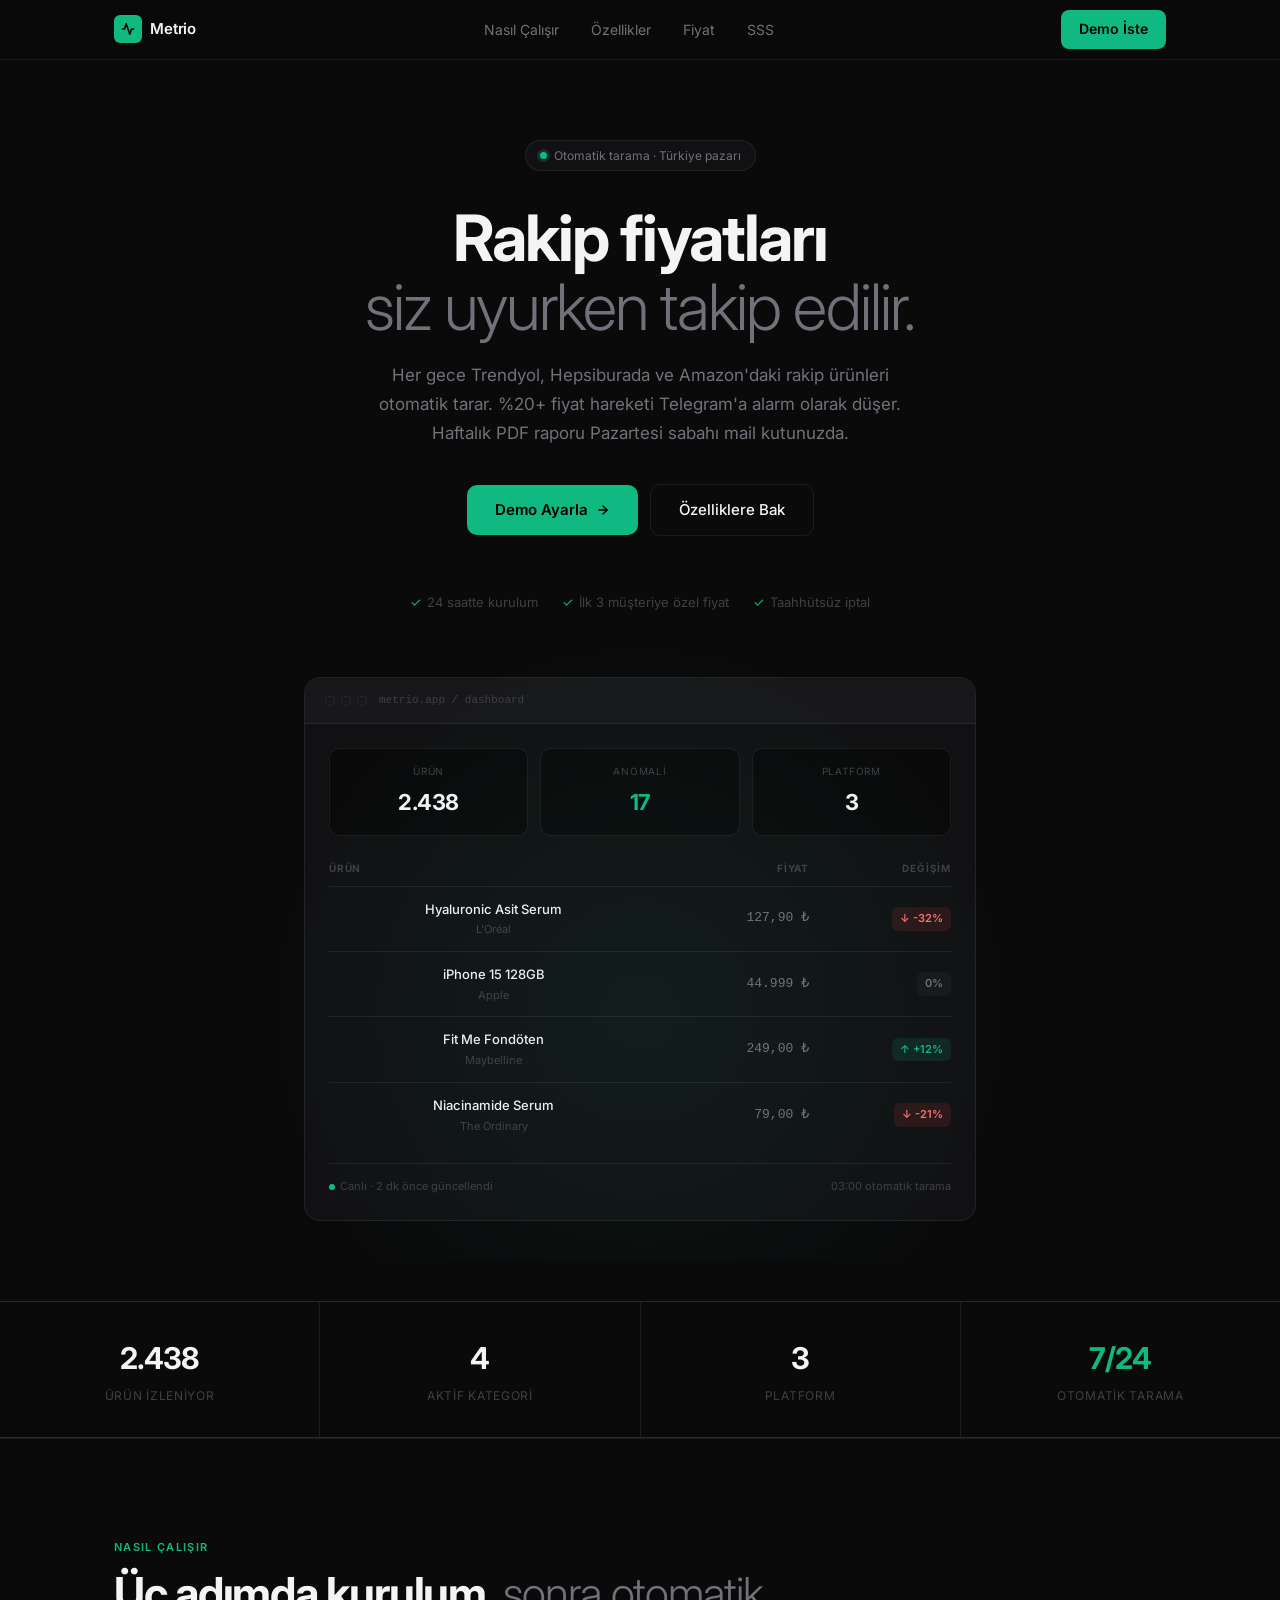
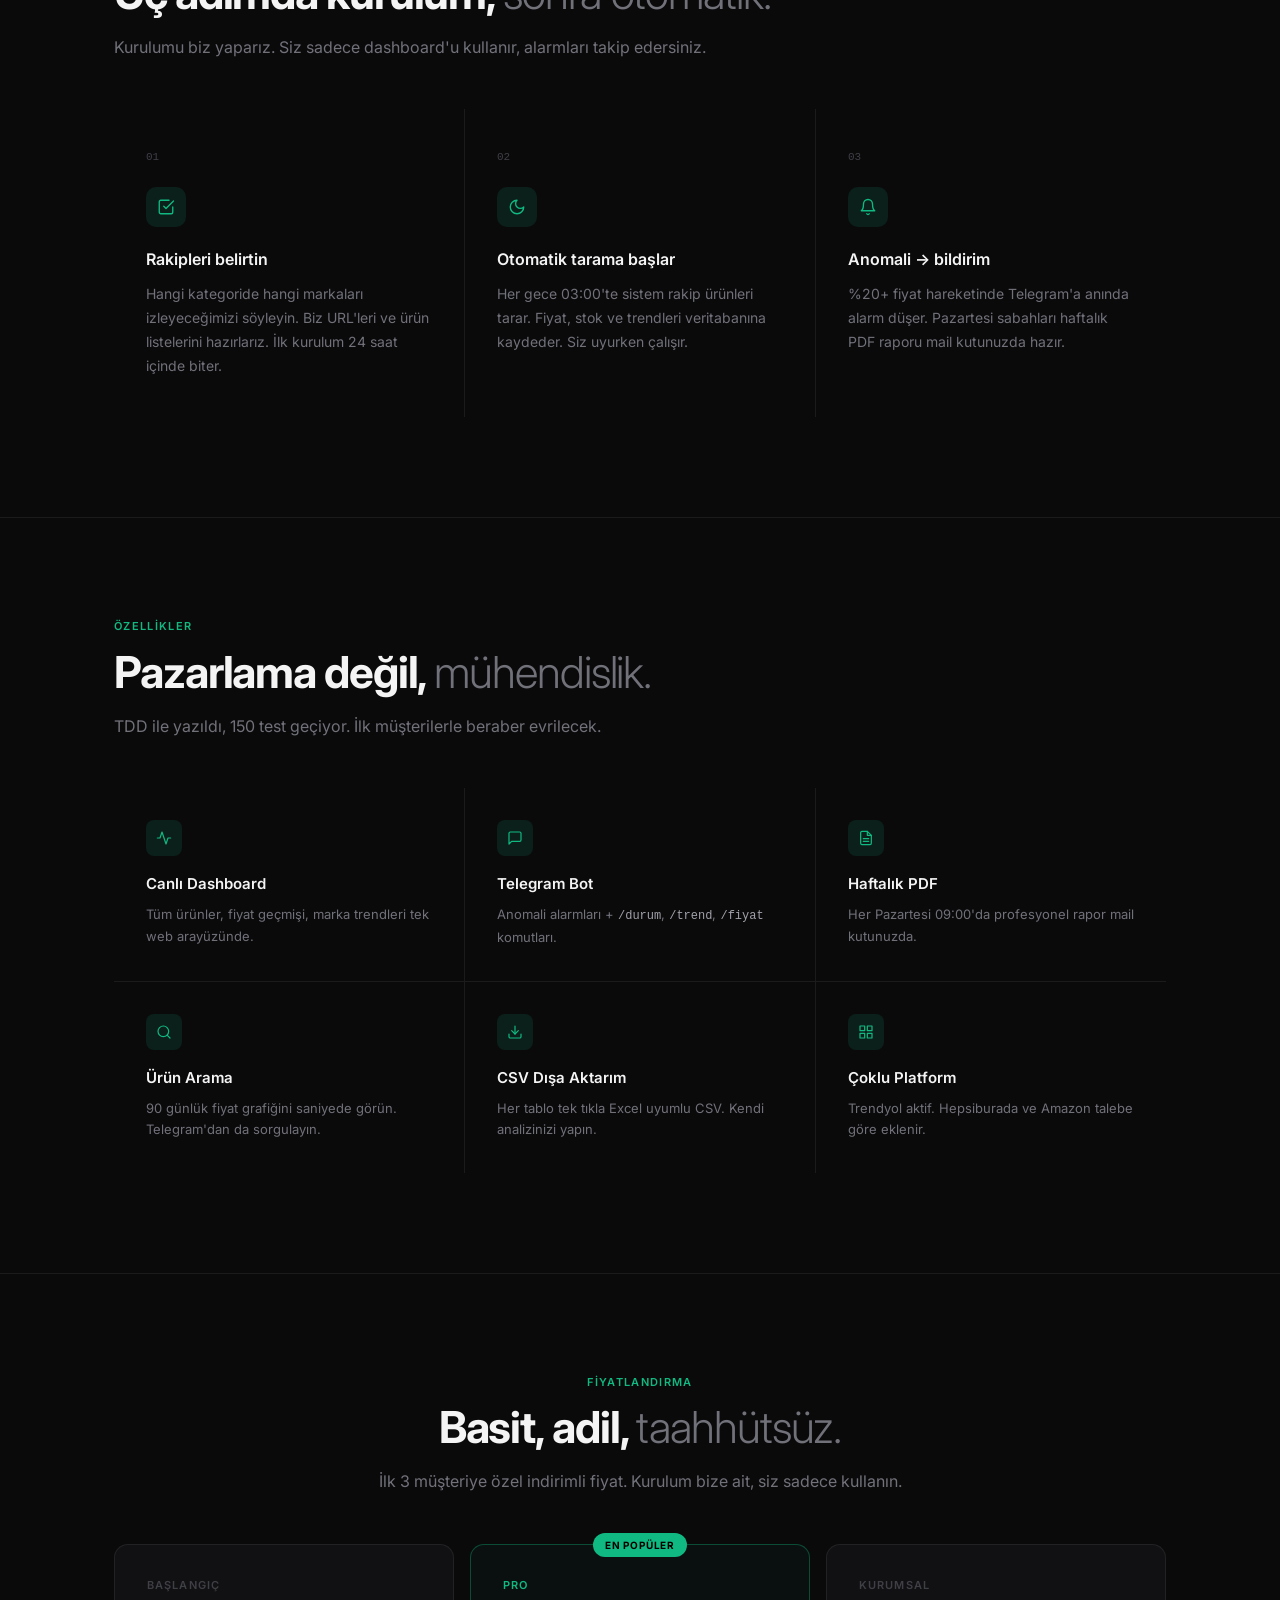
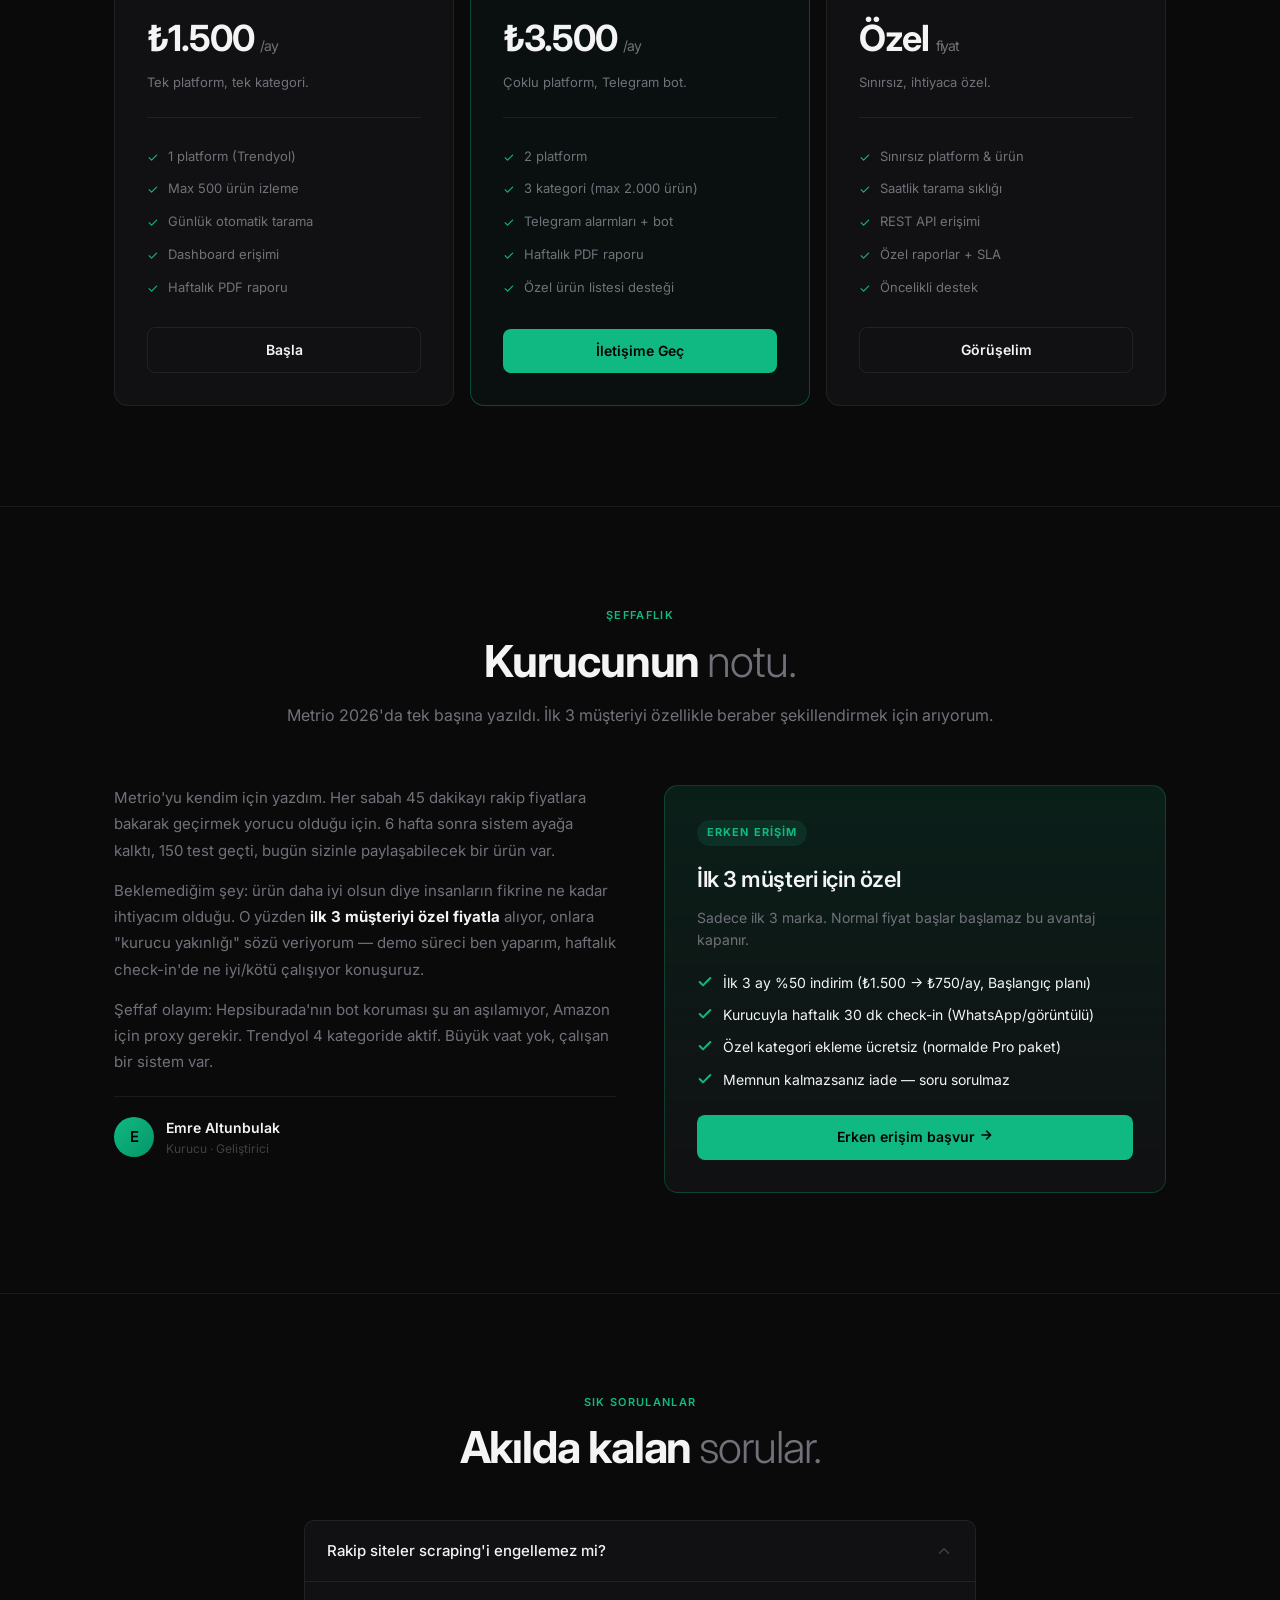
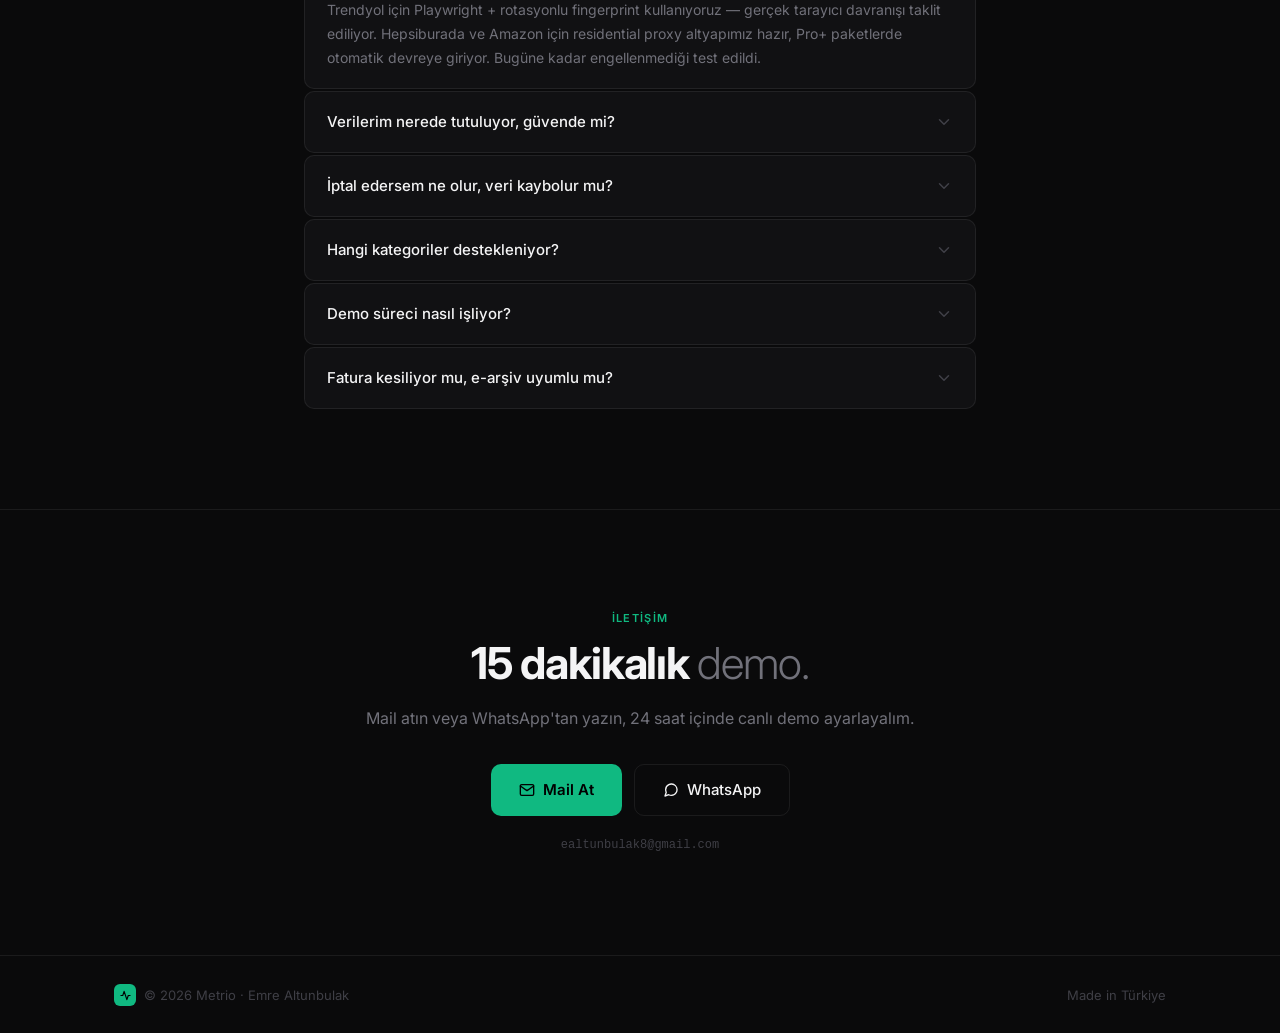
<file: site/index.html>
<!DOCTYPE html>
<html lang="tr">
<head>
<meta charset="UTF-8">
<meta name="viewport" content="width=device-width, initial-scale=1.0">
<title>Metrio — Rakip Fiyat İstihbaratı</title>
<meta name="description" content="E-ticaret satıcıları için otomatik rakip fiyat takibi. Gece taramalı, Telegram'dan anında alarm, haftalık PDF raporu.">

<link rel="preconnect" href="https://fonts.googleapis.com">
<link rel="preconnect" href="https://fonts.gstatic.com" crossorigin>
<link href="https://fonts.googleapis.com/css2?family=Inter:ital,opsz,wght@0,14..32,300;0,14..32,400;0,14..32,500;0,14..32,600;0,14..32,700;1,14..32,400&display=swap" rel="stylesheet">

<style>
*, *::before, *::after { box-sizing: border-box; margin: 0; padding: 0; }

:root {
  --bg: #0a0a0b;
  --surface: #111113;
  --surface-2: #18181b;
  --border: rgba(255,255,255,0.07);
  --text: #f4f4f5;
  --text-muted: #71717a;
  --text-subtle: #3f3f46;
  --accent: #10b981;
  --accent-hover: #34d399;
  --accent-dim: rgba(16,185,129,0.12);
}

html { scroll-behavior: smooth; }

body {
  font-family: 'Inter', system-ui, sans-serif;
  background: var(--bg);
  color: var(--text);
  -webkit-font-smoothing: antialiased;
  line-height: 1.6;
}

a { text-decoration: none; color: inherit; }

/* ── Layout ── */
.container { max-width: 1100px; margin: 0 auto; padding: 0 24px; }
.container--narrow { max-width: 720px; margin: 0 auto; padding: 0 24px; }

/* ── Nav ── */
nav {
  position: fixed;
  top: 0; left: 0; right: 0;
  z-index: 50;
  height: 60px;
  display: flex;
  align-items: center;
  background: rgba(10,10,11,0.85);
  backdrop-filter: blur(16px);
  border-bottom: 1px solid var(--border);
}

.nav-inner {
  max-width: 1100px;
  margin: 0 auto;
  padding: 0 24px;
  width: 100%;
  display: flex;
  align-items: center;
  justify-content: space-between;
}

.logo {
  display: flex;
  align-items: center;
  gap: 8px;
  font-weight: 600;
  font-size: 15px;
  letter-spacing: -0.01em;
}

.logo-icon {
  width: 28px; height: 28px;
  background: var(--accent);
  border-radius: 6px;
  display: flex;
  align-items: center;
  justify-content: center;
}

.logo-icon svg { width: 14px; height: 14px; }

.nav-links {
  display: flex;
  align-items: center;
  gap: 32px;
  list-style: none;
}

.nav-links a {
  font-size: 14px;
  color: var(--text-muted);
  transition: color .2s;
}
.nav-links a:hover { color: var(--text); }

.btn {
  display: inline-flex;
  align-items: center;
  gap: 6px;
  padding: 8px 18px;
  border-radius: 8px;
  font-size: 14px;
  font-weight: 600;
  cursor: pointer;
  transition: all .2s;
  border: none;
}

.btn-primary {
  background: var(--accent);
  color: #000;
}
.btn-primary:hover { background: var(--accent-hover); }

.btn-ghost {
  background: transparent;
  border: 1px solid var(--border);
  color: var(--text);
}
.btn-ghost:hover { background: var(--surface-2); }

/* ── Hero ── */
.hero {
  padding: 140px 0 80px;
  text-align: center;
}

.badge {
  display: inline-flex;
  align-items: center;
  gap: 7px;
  background: var(--surface);
  border: 1px solid var(--border);
  border-radius: 100px;
  padding: 5px 14px;
  font-size: 12px;
  color: var(--text-muted);
  margin-bottom: 32px;
}

.badge-dot {
  width: 7px; height: 7px;
  border-radius: 50%;
  background: var(--accent);
  box-shadow: 0 0 0 3px rgba(16,185,129,0.2);
  animation: pulse 2s infinite;
}

@keyframes pulse {
  0%, 100% { box-shadow: 0 0 0 3px rgba(16,185,129,0.2); }
  50% { box-shadow: 0 0 0 5px rgba(16,185,129,0.05); }
}

.hero h1 {
  font-size: clamp(38px, 6vw, 64px);
  font-weight: 700;
  letter-spacing: -0.03em;
  line-height: 1.08;
  margin-bottom: 20px;
}

.hero h1 .muted { color: var(--text-muted); font-weight: 300; }

.hero p {
  font-size: 17px;
  color: var(--text-muted);
  max-width: 540px;
  margin: 0 auto 36px;
  line-height: 1.7;
}

.hero-actions {
  display: flex;
  align-items: center;
  justify-content: center;
  gap: 12px;
  margin-bottom: 56px;
}

.btn-primary-lg {
  padding: 13px 28px;
  font-size: 15px;
  border-radius: 10px;
  background: var(--accent);
  color: #000;
  font-weight: 600;
  display: inline-flex;
  align-items: center;
  gap: 8px;
  transition: all .2s;
}
.btn-primary-lg:hover { background: var(--accent-hover); transform: translateY(-1px); }

.btn-ghost-lg {
  padding: 13px 28px;
  font-size: 15px;
  border-radius: 10px;
  background: transparent;
  border: 1px solid var(--border);
  color: var(--text);
  font-weight: 500;
  display: inline-flex;
  align-items: center;
  gap: 8px;
  transition: all .2s;
}
.btn-ghost-lg:hover { background: var(--surface); }

.trust-row {
  display: flex;
  align-items: center;
  justify-content: center;
  gap: 24px;
  font-size: 13px;
  color: var(--text-subtle);
}

.trust-row span { display: flex; align-items: center; gap: 5px; }
.trust-row .check { color: var(--accent); }

/* ── Dashboard Mockup ── */
.mockup-wrap {
  margin-top: 64px;
  position: relative;
}

.mockup-glow {
  position: absolute;
  inset: -40px;
  background: radial-gradient(ellipse at 50% 60%, rgba(16,185,129,0.08), transparent 70%);
  pointer-events: none;
}

.mockup {
  background: var(--surface);
  border: 1px solid var(--border);
  border-radius: 16px;
  overflow: hidden;
  max-width: 800px;
  margin: 0 auto;
}

.mockup-bar {
  display: flex;
  align-items: center;
  gap: 12px;
  padding: 14px 20px;
  border-bottom: 1px solid var(--border);
  background: var(--surface-2);
}

.mockup-dots { display: flex; gap: 6px; }
.mockup-dots span {
  width: 10px; height: 10px;
  border-radius: 50%;
  background: var(--surface-2);
  border: 1px solid var(--border);
}

.mockup-url {
  font-size: 11px;
  color: var(--text-subtle);
  font-family: monospace;
}

.mockup-body { padding: 24px; }

.mockup-stats {
  display: grid;
  grid-template-columns: repeat(3, 1fr);
  gap: 12px;
  margin-bottom: 24px;
}

.stat-chip {
  background: var(--bg);
  border: 1px solid var(--border);
  border-radius: 10px;
  padding: 14px 16px;
}

.stat-chip .label {
  font-size: 10px;
  text-transform: uppercase;
  letter-spacing: 0.08em;
  color: var(--text-subtle);
  margin-bottom: 6px;
}

.stat-chip .value {
  font-size: 22px;
  font-weight: 700;
  letter-spacing: -0.02em;
}

.stat-chip .value.accent { color: var(--accent); }

.mockup-table { width: 100%; border-collapse: collapse; }

.mockup-table thead th {
  font-size: 10px;
  text-transform: uppercase;
  letter-spacing: 0.08em;
  color: var(--text-subtle);
  text-align: left;
  padding-bottom: 10px;
  border-bottom: 1px solid var(--border);
}

.mockup-table thead th.right { text-align: right; }

.mockup-table tbody tr { border-bottom: 1px solid var(--border); }
.mockup-table tbody tr:last-child { border-bottom: none; }

.mockup-table tbody td {
  padding: 12px 0;
  font-size: 13px;
}

.mockup-table tbody td.right { text-align: right; }

.product-name { font-weight: 500; margin-bottom: 2px; }
.product-brand { font-size: 11px; color: var(--text-subtle); }
.price { font-family: monospace; color: var(--text-muted); }

.badge-change {
  display: inline-flex;
  align-items: center;
  gap: 3px;
  padding: 3px 8px;
  border-radius: 6px;
  font-size: 11px;
  font-weight: 600;
  float: right;
}
.badge-down { background: rgba(239,68,68,0.12); color: #f87171; }
.badge-up { background: rgba(16,185,129,0.12); color: var(--accent); }
.badge-flat { background: var(--surface-2); color: var(--text-muted); }

.mockup-footer {
  margin-top: 16px;
  padding-top: 14px;
  border-top: 1px solid var(--border);
  display: flex;
  align-items: center;
  justify-content: space-between;
  font-size: 11px;
  color: var(--text-subtle);
}

.live-dot {
  display: inline-block;
  width: 6px; height: 6px;
  border-radius: 50%;
  background: var(--accent);
  margin-right: 5px;
  animation: blink 2s infinite;
}

@keyframes blink {
  0%, 100% { opacity: 1; }
  50% { opacity: 0.3; }
}

/* ── Stats ── */
.stats-row {
  display: grid;
  grid-template-columns: repeat(4, 1fr);
  gap: 1px;
  background: var(--border);
  border-top: 1px solid var(--border);
  border-bottom: 1px solid var(--border);
}

.stats-row .stat {
  padding: 32px 0;
  text-align: center;
  background: var(--bg);
}

.stats-row .stat .num {
  font-size: 30px;
  font-weight: 700;
  letter-spacing: -0.03em;
  margin-bottom: 4px;
}
.stats-row .stat .num.accent { color: var(--accent); }

.stats-row .stat .desc {
  font-size: 12px;
  color: var(--text-subtle);
  text-transform: uppercase;
  letter-spacing: 0.06em;
}

/* ── Section common ── */
section { padding: 100px 0; border-top: 1px solid var(--border); }

.section-label {
  font-size: 11px;
  font-weight: 600;
  color: var(--accent);
  text-transform: uppercase;
  letter-spacing: 0.12em;
  margin-bottom: 12px;
}

.section-title {
  font-size: clamp(28px, 4vw, 44px);
  font-weight: 700;
  letter-spacing: -0.025em;
  line-height: 1.12;
  margin-bottom: 16px;
}

.section-title .muted { color: var(--text-muted); font-weight: 300; }

.section-desc {
  font-size: 16px;
  color: var(--text-muted);
  line-height: 1.7;
}

/* ── How it works ── */
.steps { display: grid; grid-template-columns: repeat(3, 1fr); gap: 1px; background: var(--border); margin-top: 48px; }
.step {
  background: var(--bg);
  padding: 40px 32px;
}

.step-num {
  font-size: 11px;
  font-family: monospace;
  color: var(--text-subtle);
  margin-bottom: 20px;
}

.step-icon {
  width: 40px; height: 40px;
  background: var(--accent-dim);
  border-radius: 10px;
  display: flex;
  align-items: center;
  justify-content: center;
  margin-bottom: 20px;
}

.step-icon svg { width: 18px; height: 18px; color: var(--accent); }

.step h3 { font-size: 16px; font-weight: 600; margin-bottom: 10px; }
.step p { font-size: 14px; color: var(--text-muted); line-height: 1.7; }

/* ── Features ── */
.features-grid {
  display: grid;
  grid-template-columns: repeat(3, 1fr);
  gap: 1px;
  background: var(--border);
  margin-top: 48px;
}

.feature {
  background: var(--bg);
  padding: 32px;
  transition: background .2s;
}
.feature:hover { background: var(--surface); }

.feature-icon {
  width: 36px; height: 36px;
  background: var(--accent-dim);
  border-radius: 8px;
  display: flex;
  align-items: center;
  justify-content: center;
  margin-bottom: 16px;
}

.feature-icon svg { width: 16px; height: 16px; color: var(--accent); }

.feature h3 { font-size: 15px; font-weight: 600; margin-bottom: 8px; }
.feature p { font-size: 13px; color: var(--text-muted); line-height: 1.65; }

/* ── Pricing ── */
.pricing-grid {
  display: grid;
  grid-template-columns: repeat(3, 1fr);
  gap: 16px;
  margin-top: 48px;
}

.plan {
  background: var(--surface);
  border: 1px solid var(--border);
  border-radius: 14px;
  padding: 32px;
  display: flex;
  flex-direction: column;
}

.plan.featured {
  border-color: rgba(16,185,129,0.35);
  background: rgba(16,185,129,0.04);
  position: relative;
}

.plan-badge {
  position: absolute;
  top: -12px;
  left: 50%;
  transform: translateX(-50%);
  background: var(--accent);
  color: #000;
  font-size: 10px;
  font-weight: 700;
  letter-spacing: 0.08em;
  text-transform: uppercase;
  padding: 4px 12px;
  border-radius: 100px;
  white-space: nowrap;
}

.plan-tier {
  font-size: 11px;
  font-weight: 600;
  text-transform: uppercase;
  letter-spacing: 0.1em;
  color: var(--text-subtle);
  margin-bottom: 16px;
}

.plan.featured .plan-tier { color: var(--accent); }

.plan-price {
  font-size: 36px;
  font-weight: 700;
  letter-spacing: -0.03em;
  margin-bottom: 4px;
}

.plan-price span { font-size: 14px; font-weight: 400; color: var(--text-muted); }

.plan-desc {
  font-size: 13px;
  color: var(--text-muted);
  margin-bottom: 28px;
  padding-bottom: 24px;
  border-bottom: 1px solid var(--border);
}

.plan-features {
  list-style: none;
  display: flex;
  flex-direction: column;
  gap: 11px;
  margin-bottom: 28px;
  flex: 1;
}

.plan-features li {
  display: flex;
  align-items: flex-start;
  gap: 9px;
  font-size: 13px;
  color: var(--text-muted);
}

.plan-features li .check { color: var(--accent); flex-shrink: 0; margin-top: 1px; }

.plan-btn {
  display: block;
  width: 100%;
  text-align: center;
  padding: 11px;
  border-radius: 8px;
  font-size: 14px;
  font-weight: 600;
  transition: all .2s;
}

.plan-btn-outline {
  border: 1px solid var(--border);
  color: var(--text);
}
.plan-btn-outline:hover { background: var(--surface-2); }

.plan-btn-solid {
  background: var(--accent);
  color: #000;
}
.plan-btn-solid:hover { background: var(--accent-hover); }

/* ── FAQ ── */
.faq-list { margin-top: 48px; display: flex; flex-direction: column; gap: 2px; }

details.faq {
  background: var(--surface);
  border: 1px solid var(--border);
  border-radius: 10px;
  overflow: hidden;
}

details.faq summary {
  display: flex;
  align-items: center;
  justify-content: space-between;
  padding: 18px 22px;
  font-size: 15px;
  font-weight: 500;
  cursor: pointer;
  list-style: none;
  transition: background .2s;
}

details.faq summary:hover { background: var(--surface-2); }
details.faq summary::-webkit-details-marker { display: none; }

.faq-arrow {
  width: 18px; height: 18px;
  color: var(--text-subtle);
  transition: transform .2s;
  flex-shrink: 0;
}

details.faq[open] .faq-arrow { transform: rotate(180deg); }

details.faq .faq-body {
  padding: 0 22px 18px;
  font-size: 14px;
  color: var(--text-muted);
  line-height: 1.7;
  border-top: 1px solid var(--border);
  padding-top: 16px;
}

/* ── Founder / Beta ── */
.founder-grid {
  display: grid;
  grid-template-columns: 1fr 1fr;
  gap: 48px;
  align-items: start;
}

.founder-note p {
  font-size: 15px;
  color: var(--text-muted);
  margin-bottom: 14px;
  line-height: 1.75;
}

.founder-sign {
  display: flex;
  align-items: center;
  gap: 12px;
  margin-top: 20px;
  padding-top: 20px;
  border-top: 1px solid var(--border);
}

.founder-avatar {
  width: 40px; height: 40px;
  border-radius: 50%;
  background: linear-gradient(135deg, var(--accent), #059669);
  display: flex;
  align-items: center;
  justify-content: center;
  font-weight: 600;
  color: #000;
  font-size: 15px;
}

.founder-sign-name { font-size: 14px; font-weight: 600; }
.founder-sign-role { font-size: 12px; color: var(--text-subtle); }

.beta-card {
  background: linear-gradient(180deg, var(--accent-dim), var(--surface));
  border: 1px solid rgba(16,185,129,0.25);
  border-radius: 14px;
  padding: 32px;
  position: relative;
}

.beta-card .tag {
  display: inline-block;
  font-size: 11px;
  font-weight: 700;
  letter-spacing: 0.1em;
  text-transform: uppercase;
  color: var(--accent);
  background: rgba(16,185,129,0.12);
  padding: 4px 10px;
  border-radius: 100px;
  margin-bottom: 16px;
}

.beta-card h3 {
  font-size: 22px;
  font-weight: 600;
  letter-spacing: -0.02em;
  margin-bottom: 10px;
}

.beta-card p {
  font-size: 14px;
  color: var(--text-muted);
  margin-bottom: 20px;
}

.beta-benefits {
  list-style: none;
  margin-bottom: 24px;
  display: flex;
  flex-direction: column;
  gap: 10px;
}

.beta-benefits li {
  display: flex;
  gap: 10px;
  align-items: flex-start;
  font-size: 14px;
  color: var(--text);
}

.beta-benefits svg {
  width: 16px; height: 16px;
  color: var(--accent);
  flex-shrink: 0;
  margin-top: 2px;
}

.beta-card .plan-btn {
  width: 100%;
  justify-content: center;
}

/* ── Contact ── */
.contact-section {
  text-align: center;
}

.contact-actions {
  display: flex;
  justify-content: center;
  gap: 12px;
  margin-top: 32px;
  flex-wrap: wrap;
}

.contact-email {
  margin-top: 20px;
  font-size: 12px;
  color: var(--text-subtle);
  font-family: monospace;
}

/* ── Footer ── */
footer {
  border-top: 1px solid var(--border);
  padding: 28px 0;
}

.footer-inner {
  display: flex;
  align-items: center;
  justify-content: space-between;
  flex-wrap: wrap;
  gap: 12px;
}

.footer-copy { font-size: 13px; color: var(--text-subtle); display: flex; align-items: center; gap: 8px; }
.footer-right { font-size: 13px; color: var(--text-subtle); }

/* ── Responsive ── */
@media (max-width: 768px) {
  .nav-links { display: none; }
  .hero { padding: 110px 0 60px; }
  .hero-actions { flex-direction: column; }
  .trust-row { flex-direction: column; gap: 10px; }
  .stats-row { grid-template-columns: repeat(2, 1fr); }
  .steps { grid-template-columns: 1fr; }
  .features-grid { grid-template-columns: 1fr; }
  .pricing-grid { grid-template-columns: 1fr; }
  .mockup-stats { display: none; }
  .founder-grid { grid-template-columns: 1fr; gap: 32px; }
}
</style>
</head>
<body>

<!-- Nav -->
<nav>
  <div class="nav-inner">
    <a href="#" class="logo">
      <div class="logo-icon">
        <svg viewBox="0 0 24 24" fill="none" stroke="#000" stroke-width="2.5" stroke-linecap="round" stroke-linejoin="round">
          <polyline points="22 12 18 12 15 21 9 3 6 12 2 12"/>
        </svg>
      </div>
      Metrio
    </a>

    <ul class="nav-links">
      <li><a href="#nasil">Nasıl Çalışır</a></li>
      <li><a href="#ozellikler">Özellikler</a></li>
      <li><a href="#fiyat">Fiyat</a></li>
      <li><a href="#faq">SSS</a></li>
    </ul>

    <a href="#iletisim" class="btn btn-primary">Demo İste</a>
  </div>
</nav>

<!-- Hero -->
<section class="hero" style="border-top:none;">
  <div class="container--narrow">
    <div class="badge">
      <span class="badge-dot"></span>
      Otomatik tarama · Türkiye pazarı
    </div>

    <h1>
      Rakip fiyatları<br>
      <span class="muted">siz uyurken takip edilir.</span>
    </h1>

    <p>Her gece Trendyol, Hepsiburada ve Amazon'daki rakip ürünleri otomatik tarar. %20+ fiyat hareketi Telegram'a alarm olarak düşer. Haftalık PDF raporu Pazartesi sabahı mail kutunuzda.</p>

    <div class="hero-actions">
      <a href="#iletisim" class="btn-primary-lg">
        Demo Ayarla
        <svg width="14" height="14" viewBox="0 0 24 24" fill="none" stroke="currentColor" stroke-width="2.5" stroke-linecap="round" stroke-linejoin="round"><path d="M5 12h14"/><path d="m12 5 7 7-7 7"/></svg>
      </a>
      <a href="#ozellikler" class="btn-ghost-lg">Özelliklere Bak</a>
    </div>

    <div class="trust-row">
      <span><span class="check">✓</span> 24 saatte kurulum</span>
      <span><span class="check">✓</span> İlk 3 müşteriye özel fiyat</span>
      <span><span class="check">✓</span> Taahhütsüz iptal</span>
    </div>

    <!-- Mockup -->
    <div class="mockup-wrap">
      <div class="mockup-glow"></div>
      <div class="mockup">
        <div class="mockup-bar">
          <div class="mockup-dots">
            <span></span><span></span><span></span>
          </div>
          <span class="mockup-url">metrio.app / dashboard</span>
        </div>
        <div class="mockup-body">
          <div class="mockup-stats">
            <div class="stat-chip">
              <div class="label">Ürün</div>
              <div class="value">2.438</div>
            </div>
            <div class="stat-chip">
              <div class="label">Anomali</div>
              <div class="value accent">17</div>
            </div>
            <div class="stat-chip">
              <div class="label">Platform</div>
              <div class="value">3</div>
            </div>
          </div>

          <table class="mockup-table">
            <thead>
              <tr>
                <th>Ürün</th>
                <th class="right">Fiyat</th>
                <th class="right">Değişim</th>
              </tr>
            </thead>
            <tbody>
              <tr>
                <td>
                  <div class="product-name">Hyaluronic Asit Serum</div>
                  <div class="product-brand">L'Oréal</div>
                </td>
                <td class="right price">127,90 ₺</td>
                <td class="right"><span class="badge-change badge-down">↓ -32%</span></td>
              </tr>
              <tr>
                <td>
                  <div class="product-name">iPhone 15 128GB</div>
                  <div class="product-brand">Apple</div>
                </td>
                <td class="right price">44.999 ₺</td>
                <td class="right"><span class="badge-change badge-flat">0%</span></td>
              </tr>
              <tr>
                <td>
                  <div class="product-name">Fit Me Fondöten</div>
                  <div class="product-brand">Maybelline</div>
                </td>
                <td class="right price">249,00 ₺</td>
                <td class="right"><span class="badge-change badge-up">↑ +12%</span></td>
              </tr>
              <tr>
                <td>
                  <div class="product-name">Niacinamide Serum</div>
                  <div class="product-brand">The Ordinary</div>
                </td>
                <td class="right price">79,00 ₺</td>
                <td class="right"><span class="badge-change badge-down">↓ -21%</span></td>
              </tr>
            </tbody>
          </table>

          <div class="mockup-footer">
            <span><span class="live-dot"></span>Canlı · 2 dk önce güncellendi</span>
            <span>03:00 otomatik tarama</span>
          </div>
        </div>
      </div>
    </div>
  </div>
</section>

<!-- Stats -->
<div class="stats-row">
  <div class="stat"><div class="num">2.438</div><div class="desc">Ürün izleniyor</div></div>
  <div class="stat"><div class="num">4</div><div class="desc">Aktif kategori</div></div>
  <div class="stat"><div class="num">3</div><div class="desc">Platform</div></div>
  <div class="stat"><div class="num accent">7/24</div><div class="desc">Otomatik tarama</div></div>
</div>

<!-- How it works -->
<section id="nasil">
  <div class="container">
    <div class="section-label">Nasıl Çalışır</div>
    <h2 class="section-title">Üç adımda kurulum, <span class="muted">sonra otomatik.</span></h2>
    <p class="section-desc">Kurulumu biz yaparız. Siz sadece dashboard'u kullanır, alarmları takip edersiniz.</p>

    <div class="steps">
      <div class="step">
        <div class="step-num">01</div>
        <div class="step-icon">
          <svg viewBox="0 0 24 24" fill="none" stroke="currentColor" stroke-width="1.8" stroke-linecap="round" stroke-linejoin="round"><polyline points="9 11 12 14 22 4"/><path d="M21 12v7a2 2 0 0 1-2 2H5a2 2 0 0 1-2-2V5a2 2 0 0 1 2-2h11"/></svg>
        </div>
        <h3>Rakipleri belirtin</h3>
        <p>Hangi kategoride hangi markaları izleyeceğimizi söyleyin. Biz URL'leri ve ürün listelerini hazırlarız. İlk kurulum 24 saat içinde biter.</p>
      </div>

      <div class="step">
        <div class="step-num">02</div>
        <div class="step-icon">
          <svg viewBox="0 0 24 24" fill="none" stroke="currentColor" stroke-width="1.8" stroke-linecap="round" stroke-linejoin="round"><path d="M12 3a6 6 0 0 0 9 9 9 9 0 1 1-9-9Z"/></svg>
        </div>
        <h3>Otomatik tarama başlar</h3>
        <p>Her gece 03:00'te sistem rakip ürünleri tarar. Fiyat, stok ve trendleri veritabanına kaydeder. Siz uyurken çalışır.</p>
      </div>

      <div class="step">
        <div class="step-num">03</div>
        <div class="step-icon">
          <svg viewBox="0 0 24 24" fill="none" stroke="currentColor" stroke-width="1.8" stroke-linecap="round" stroke-linejoin="round"><path d="M18 8A6 6 0 0 0 6 8c0 7-3 9-3 9h18s-3-2-3-9"/><path d="M13.73 21a2 2 0 0 1-3.46 0"/></svg>
        </div>
        <h3>Anomali → bildirim</h3>
        <p>%20+ fiyat hareketinde Telegram'a anında alarm düşer. Pazartesi sabahları haftalık PDF raporu mail kutunuzda hazır.</p>
      </div>
    </div>
  </div>
</section>

<!-- Features -->
<section id="ozellikler">
  <div class="container">
    <div class="section-label">Özellikler</div>
    <h2 class="section-title">Pazarlama değil, <span class="muted">mühendislik.</span></h2>
    <p class="section-desc">TDD ile yazıldı, 150 test geçiyor. İlk müşterilerle beraber evrilecek.</p>

    <div class="features-grid">
      <div class="feature">
        <div class="feature-icon">
          <svg viewBox="0 0 24 24" fill="none" stroke="currentColor" stroke-width="1.8" stroke-linecap="round" stroke-linejoin="round"><polyline points="22 12 18 12 15 21 9 3 6 12 2 12"/></svg>
        </div>
        <h3>Canlı Dashboard</h3>
        <p>Tüm ürünler, fiyat geçmişi, marka trendleri tek web arayüzünde.</p>
      </div>

      <div class="feature">
        <div class="feature-icon">
          <svg viewBox="0 0 24 24" fill="none" stroke="currentColor" stroke-width="1.8" stroke-linecap="round" stroke-linejoin="round"><path d="M21 15a2 2 0 0 1-2 2H7l-4 4V5a2 2 0 0 1 2-2h14a2 2 0 0 1 2 2z"/></svg>
        </div>
        <h3>Telegram Bot</h3>
        <p>Anomali alarmları + <code style="font-size:12px;color:#a1a1aa;">/durum</code>, <code style="font-size:12px;color:#a1a1aa;">/trend</code>, <code style="font-size:12px;color:#a1a1aa;">/fiyat</code> komutları.</p>
      </div>

      <div class="feature">
        <div class="feature-icon">
          <svg viewBox="0 0 24 24" fill="none" stroke="currentColor" stroke-width="1.8" stroke-linecap="round" stroke-linejoin="round"><path d="M14 2H6a2 2 0 0 0-2 2v16a2 2 0 0 0 2 2h12a2 2 0 0 0 2-2V8z"/><polyline points="14 2 14 8 20 8"/><line x1="16" y1="13" x2="8" y2="13"/><line x1="16" y1="17" x2="8" y2="17"/></svg>
        </div>
        <h3>Haftalık PDF</h3>
        <p>Her Pazartesi 09:00'da profesyonel rapor mail kutunuzda.</p>
      </div>

      <div class="feature">
        <div class="feature-icon">
          <svg viewBox="0 0 24 24" fill="none" stroke="currentColor" stroke-width="1.8" stroke-linecap="round" stroke-linejoin="round"><circle cx="11" cy="11" r="8"/><path d="m21 21-4.35-4.35"/></svg>
        </div>
        <h3>Ürün Arama</h3>
        <p>90 günlük fiyat grafiğini saniyede görün. Telegram'dan da sorgulayın.</p>
      </div>

      <div class="feature">
        <div class="feature-icon">
          <svg viewBox="0 0 24 24" fill="none" stroke="currentColor" stroke-width="1.8" stroke-linecap="round" stroke-linejoin="round"><path d="M21 15v4a2 2 0 0 1-2 2H5a2 2 0 0 1-2-2v-4"/><polyline points="7 10 12 15 17 10"/><line x1="12" y1="15" x2="12" y2="3"/></svg>
        </div>
        <h3>CSV Dışa Aktarım</h3>
        <p>Her tablo tek tıkla Excel uyumlu CSV. Kendi analizinizi yapın.</p>
      </div>

      <div class="feature">
        <div class="feature-icon">
          <svg viewBox="0 0 24 24" fill="none" stroke="currentColor" stroke-width="1.8" stroke-linecap="round" stroke-linejoin="round"><rect x="3" y="3" width="7" height="7"/><rect x="14" y="3" width="7" height="7"/><rect x="14" y="14" width="7" height="7"/><rect x="3" y="14" width="7" height="7"/></svg>
        </div>
        <h3>Çoklu Platform</h3>
        <p>Trendyol aktif. Hepsiburada ve Amazon talebe göre eklenir.</p>
      </div>
    </div>
  </div>
</section>

<!-- Pricing -->
<section id="fiyat">
  <div class="container">
    <div style="text-align:center; max-width:560px; margin:0 auto;">
      <div class="section-label">Fiyatlandırma</div>
      <h2 class="section-title">Basit, adil, <span class="muted">taahhütsüz.</span></h2>
      <p class="section-desc">İlk 3 müşteriye özel indirimli fiyat. Kurulum bize ait, siz sadece kullanın.</p>
    </div>

    <div class="pricing-grid">
      <!-- Başlangıç -->
      <div class="plan">
        <div class="plan-tier">Başlangıç</div>
        <div class="plan-price">₺1.500 <span>/ay</span></div>
        <div class="plan-desc">Tek platform, tek kategori.</div>
        <ul class="plan-features">
          <li><span class="check">✓</span> 1 platform (Trendyol)</li>
          <li><span class="check">✓</span> Max 500 ürün izleme</li>
          <li><span class="check">✓</span> Günlük otomatik tarama</li>
          <li><span class="check">✓</span> Dashboard erişimi</li>
          <li><span class="check">✓</span> Haftalık PDF raporu</li>
        </ul>
        <a href="#iletisim" class="plan-btn plan-btn-outline">Başla</a>
      </div>

      <!-- Pro -->
      <div class="plan featured">
        <div class="plan-badge">En Popüler</div>
        <div class="plan-tier">Pro</div>
        <div class="plan-price">₺3.500 <span>/ay</span></div>
        <div class="plan-desc">Çoklu platform, Telegram bot.</div>
        <ul class="plan-features">
          <li><span class="check">✓</span> 2 platform</li>
          <li><span class="check">✓</span> 3 kategori (max 2.000 ürün)</li>
          <li><span class="check">✓</span> Telegram alarmları + bot</li>
          <li><span class="check">✓</span> Haftalık PDF raporu</li>
          <li><span class="check">✓</span> Özel ürün listesi desteği</li>
        </ul>
        <a href="#iletisim" class="plan-btn plan-btn-solid">İletişime Geç</a>
      </div>

      <!-- Kurumsal -->
      <div class="plan">
        <div class="plan-tier">Kurumsal</div>
        <div class="plan-price">Özel <span>fiyat</span></div>
        <div class="plan-desc">Sınırsız, ihtiyaca özel.</div>
        <ul class="plan-features">
          <li><span class="check">✓</span> Sınırsız platform & ürün</li>
          <li><span class="check">✓</span> Saatlik tarama sıklığı</li>
          <li><span class="check">✓</span> REST API erişimi</li>
          <li><span class="check">✓</span> Özel raporlar + SLA</li>
          <li><span class="check">✓</span> Öncelikli destek</li>
        </ul>
        <a href="#iletisim" class="plan-btn plan-btn-outline">Görüşelim</a>
      </div>
    </div>
  </div>
</section>

<!-- Founder + Beta -->
<section id="kurucu">
  <div class="container">
    <div style="text-align:center; margin-bottom: 56px;">
      <div class="section-label">Şeffaflık</div>
      <h2 class="section-title">Kurucunun <span class="muted">notu.</span></h2>
      <p class="section-desc">Metrio 2026'da tek başına yazıldı. İlk 3 müşteriyi özellikle beraber şekillendirmek için arıyorum.</p>
    </div>

    <div class="founder-grid">
      <div class="founder-note">
        <p>Metrio'yu kendim için yazdım. Her sabah 45 dakikayı rakip fiyatlara bakarak geçirmek yorucu olduğu için. 6 hafta sonra sistem ayağa kalktı, 150 test geçti, bugün sizinle paylaşabilecek bir ürün var.</p>
        <p>Beklemediğim şey: ürün daha iyi olsun diye insanların fikrine ne kadar ihtiyacım olduğu. O yüzden <strong style="color: var(--text);">ilk 3 müşteriyi özel fiyatla</strong> alıyor, onlara "kurucu yakınlığı" sözü veriyorum — demo süreci ben yaparım, haftalık check-in'de ne iyi/kötü çalışıyor konuşuruz.</p>
        <p>Şeffaf olayım: Hepsiburada'nın bot koruması şu an aşılamıyor, Amazon için proxy gerekir. Trendyol 4 kategoride aktif. Büyük vaat yok, çalışan bir sistem var.</p>
        <div class="founder-sign">
          <div class="founder-avatar">E</div>
          <div>
            <div class="founder-sign-name">Emre Altunbulak</div>
            <div class="founder-sign-role">Kurucu · Geliştirici</div>
          </div>
        </div>
      </div>

      <div class="beta-card">
        <span class="tag">Erken Erişim</span>
        <h3>İlk 3 müşteri için özel</h3>
        <p>Sadece ilk 3 marka. Normal fiyat başlar başlamaz bu avantaj kapanır.</p>
        <ul class="beta-benefits">
          <li>
            <svg viewBox="0 0 24 24" fill="none" stroke="currentColor" stroke-width="3" stroke-linecap="round" stroke-linejoin="round"><polyline points="20 6 9 17 4 12"/></svg>
            İlk 3 ay %50 indirim (₺1.500 → ₺750/ay, Başlangıç planı)
          </li>
          <li>
            <svg viewBox="0 0 24 24" fill="none" stroke="currentColor" stroke-width="3" stroke-linecap="round" stroke-linejoin="round"><polyline points="20 6 9 17 4 12"/></svg>
            Kurucuyla haftalık 30 dk check-in (WhatsApp/görüntülü)
          </li>
          <li>
            <svg viewBox="0 0 24 24" fill="none" stroke="currentColor" stroke-width="3" stroke-linecap="round" stroke-linejoin="round"><polyline points="20 6 9 17 4 12"/></svg>
            Özel kategori ekleme ücretsiz (normalde Pro paket)
          </li>
          <li>
            <svg viewBox="0 0 24 24" fill="none" stroke="currentColor" stroke-width="3" stroke-linecap="round" stroke-linejoin="round"><polyline points="20 6 9 17 4 12"/></svg>
            Memnun kalmazsanız iade — soru sorulmaz
          </li>
        </ul>
        <a href="mailto:ealtunbulak8@gmail.com?subject=Metrio%20Erken%20Eri%C5%9Fim%20Talebi&body=Merhaba%20Emre%2C%0A%0AMetrio%20erken%20eri%C5%9Fim%20program%C4%B1na%20kat%C4%B1lmak%20istiyorum.%0A%0A%C5%9Eirket%3A%20%0ASekt%C3%B6r%2FKategori%3A%20%0A%C4%B0leti%C5%9Fim%3A%20%0A%0A" class="plan-btn plan-btn-solid">
          Erken erişim başvur
          <svg viewBox="0 0 24 24" fill="none" stroke="currentColor" stroke-width="2.5" stroke-linecap="round" stroke-linejoin="round" style="width:14px;height:14px;"><path d="M5 12h14M13 5l7 7-7 7"/></svg>
        </a>
      </div>
    </div>
  </div>
</section>

<!-- FAQ -->
<section id="faq">
  <div class="container--narrow">
    <div style="text-align:center; margin-bottom: 48px;">
      <div class="section-label">Sık Sorulanlar</div>
      <h2 class="section-title">Akılda kalan <span class="muted">sorular.</span></h2>
    </div>

    <div class="faq-list">
      <details class="faq" open>
        <summary>
          Rakip siteler scraping'i engellemez mi?
          <svg class="faq-arrow" viewBox="0 0 24 24" fill="none" stroke="currentColor" stroke-width="2" stroke-linecap="round" stroke-linejoin="round"><polyline points="6 9 12 15 18 9"/></svg>
        </summary>
        <div class="faq-body">Trendyol için Playwright + rotasyonlu fingerprint kullanıyoruz — gerçek tarayıcı davranışı taklit ediliyor. Hepsiburada ve Amazon için residential proxy altyapımız hazır, Pro+ paketlerde otomatik devreye giriyor. Bugüne kadar engellenmediği test edildi.</div>
      </details>

      <details class="faq">
        <summary>
          Verilerim nerede tutuluyor, güvende mi?
          <svg class="faq-arrow" viewBox="0 0 24 24" fill="none" stroke="currentColor" stroke-width="2" stroke-linecap="round" stroke-linejoin="round"><polyline points="6 9 12 15 18 9"/></svg>
        </summary>
        <div class="faq-body">Her müşteriye izole bir SQLite veritabanı atanıyor (Kurumsal pakette PostgreSQL). Şifreli yedekleme günlük, dashboard erişimi yalnızca size özel URL + şifreyle. Toplanan veriler sadece sizin için, 3. taraflarla paylaşılmaz.</div>
      </details>

      <details class="faq">
        <summary>
          İptal edersem ne olur, veri kaybolur mu?
          <svg class="faq-arrow" viewBox="0 0 24 24" fill="none" stroke="currentColor" stroke-width="2" stroke-linecap="round" stroke-linejoin="round"><polyline points="6 9 12 15 18 9"/></svg>
        </summary>
        <div class="faq-body">İstediğiniz an taahhütsüz iptal. İptal sonrası 30 gün veri arşivi tutulur, CSV olarak tek tıkla indirebilirsiniz. 30 gün sonra kalıcı silinir. İptal için uzun form yok — bir e-posta yeterli.</div>
      </details>

      <details class="faq">
        <summary>
          Hangi kategoriler destekleniyor?
          <svg class="faq-arrow" viewBox="0 0 24 24" fill="none" stroke="currentColor" stroke-width="2" stroke-linecap="round" stroke-linejoin="round"><polyline points="6 9 12 15 18 9"/></svg>
        </summary>
        <div class="faq-body">Şu an kozmetik, parfüm, vitamin/takviye, cep telefonu aktif. İstediğiniz kategoriyi 24 saat içinde ekleyebiliriz — URL verebilirseniz veya kelimeyle tarif etmeniz yeterli.</div>
      </details>

      <details class="faq">
        <summary>
          Demo süreci nasıl işliyor?
          <svg class="faq-arrow" viewBox="0 0 24 24" fill="none" stroke="currentColor" stroke-width="2" stroke-linecap="round" stroke-linejoin="round"><polyline points="6 9 12 15 18 9"/></svg>
        </summary>
        <div class="faq-body">15 dakikalık görüntülü görüşme. Sizin kategorinizden örnek ürünlerle canlı gösterim yaparız. Beğenirseniz 24 saat içinde kurulum, beğenmezseniz hiçbir yükümlülük yok.</div>
      </details>

      <details class="faq">
        <summary>
          Fatura kesiliyor mu, e-arşiv uyumlu mu?
          <svg class="faq-arrow" viewBox="0 0 24 24" fill="none" stroke="currentColor" stroke-width="2" stroke-linecap="round" stroke-linejoin="round"><polyline points="6 9 12 15 18 9"/></svg>
        </summary>
        <div class="faq-body">Evet, her ödeme için e-arşiv faturası kesiliyor, şirket bilgilerinizi verdikten sonra aynı gün mail olarak geliyor. KDV dahil fiyat, gider gösterilebilir.</div>
      </details>
    </div>
  </div>
</section>

<!-- Contact -->
<section id="iletisim" class="contact-section">
  <div class="container--narrow" style="text-align:center;">
    <div class="section-label">İletişim</div>
    <h2 class="section-title">15 dakikalık <span class="muted">demo.</span></h2>
    <p class="section-desc">Mail atın veya WhatsApp'tan yazın, 24 saat içinde canlı demo ayarlayalım.</p>

    <div class="contact-actions">
      <a href="mailto:ealtunbulak8@gmail.com?subject=Metrio%20Demo%20Talebi" class="btn-primary-lg">
        <svg width="16" height="16" viewBox="0 0 24 24" fill="none" stroke="currentColor" stroke-width="2" stroke-linecap="round" stroke-linejoin="round"><path d="M4 4h16c1.1 0 2 .9 2 2v12c0 1.1-.9 2-2 2H4c-1.1 0-2-.9-2-2V6c0-1.1.9-2 2-2z"/><polyline points="22,6 12,13 2,6"/></svg>
        Mail At
      </a>
      <a href="https://wa.me/" class="btn-ghost-lg">
        <svg width="16" height="16" viewBox="0 0 24 24" fill="none" stroke="currentColor" stroke-width="2" stroke-linecap="round" stroke-linejoin="round"><path d="M21 11.5a8.38 8.38 0 0 1-.9 3.8 8.5 8.5 0 0 1-7.6 4.7 8.38 8.38 0 0 1-3.8-.9L3 21l1.9-5.7a8.38 8.38 0 0 1-.9-3.8 8.5 8.5 0 0 1 4.7-7.6 8.38 8.38 0 0 1 3.8-.9h.5a8.48 8.48 0 0 1 8 8v.5z"/></svg>
        WhatsApp
      </a>
    </div>

    <p class="contact-email">ealtunbulak8@gmail.com</p>
  </div>
</section>

<!-- Footer -->
<footer>
  <div class="container">
    <div class="footer-inner">
      <div class="footer-copy">
        <div class="logo-icon" style="width:22px;height:22px;">
          <svg viewBox="0 0 24 24" fill="none" stroke="#000" stroke-width="2.5" stroke-linecap="round" stroke-linejoin="round" style="width:11px;height:11px;">
            <polyline points="22 12 18 12 15 21 9 3 6 12 2 12"/>
          </svg>
        </div>
        © 2026 Metrio · Emre Altunbulak
      </div>
      <div class="footer-right">Made in Türkiye</div>
    </div>
  </div>
</footer>

</body>
</html>
</file>
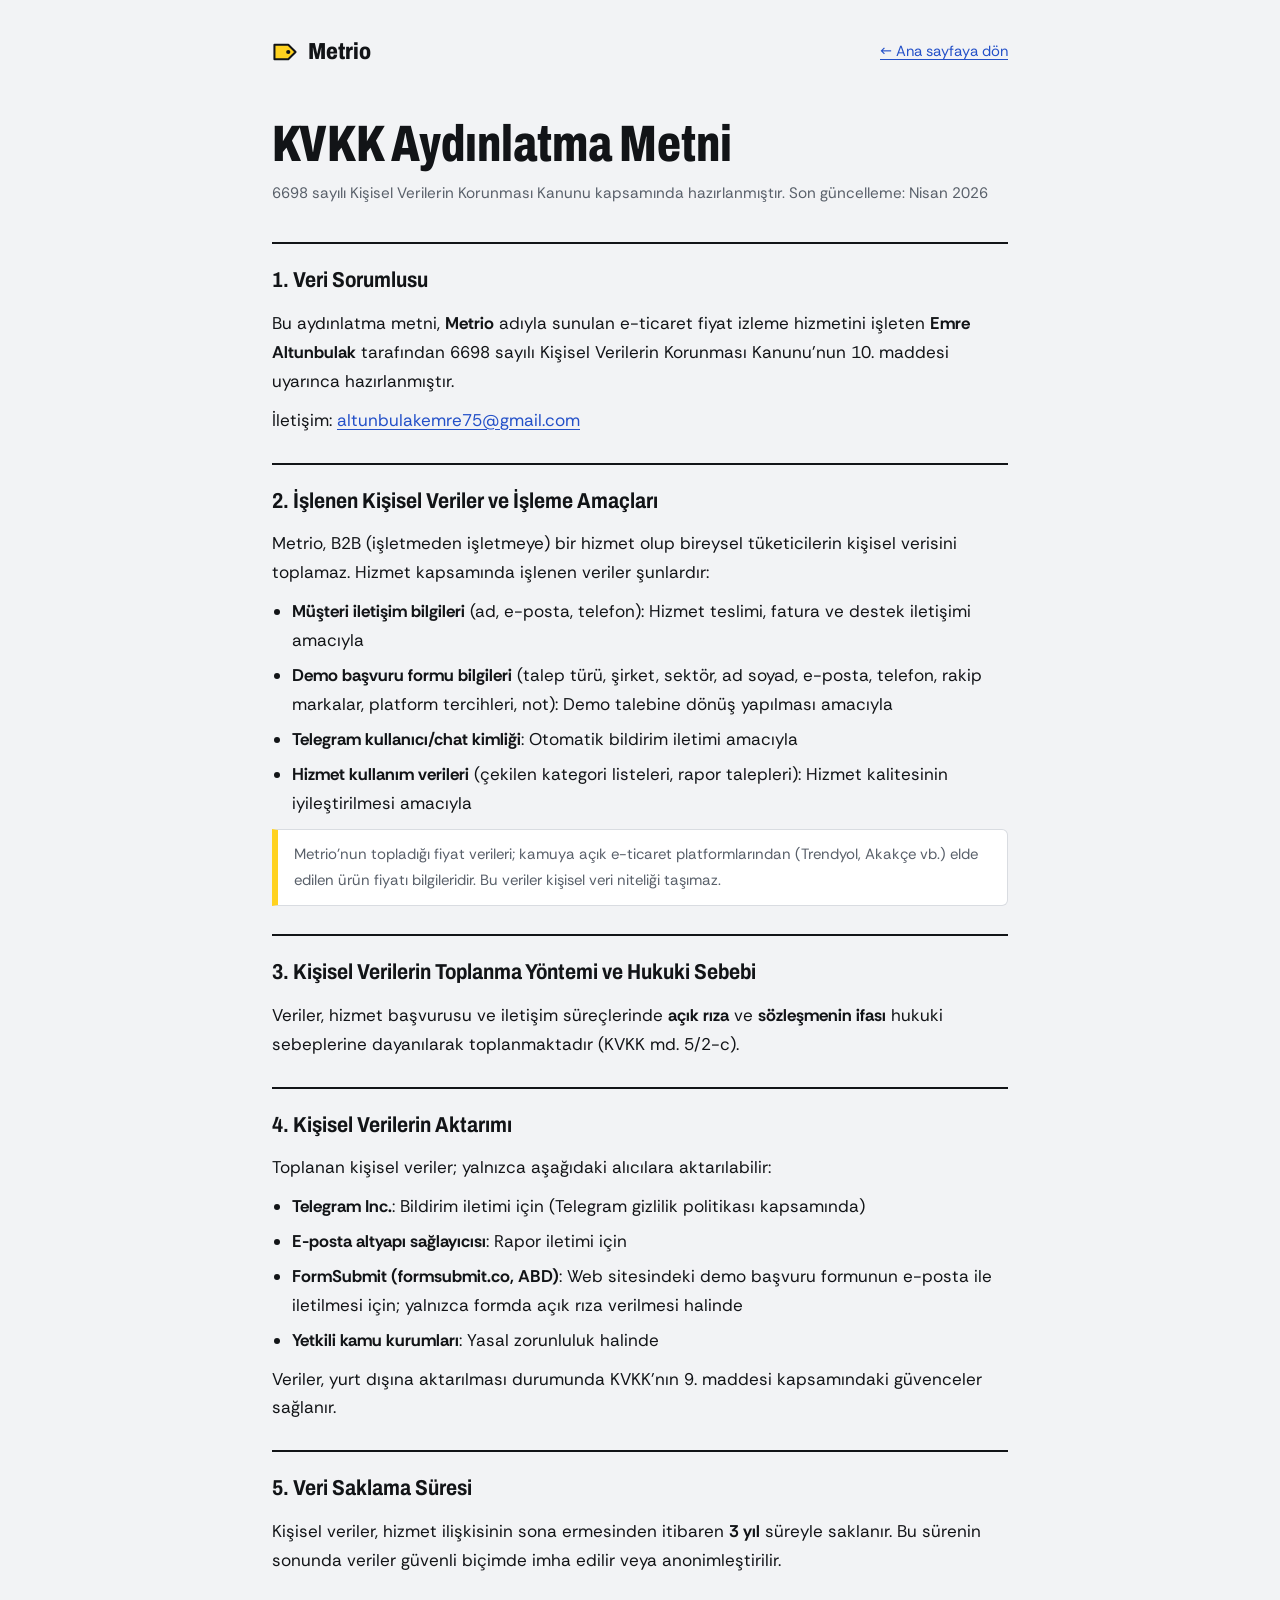
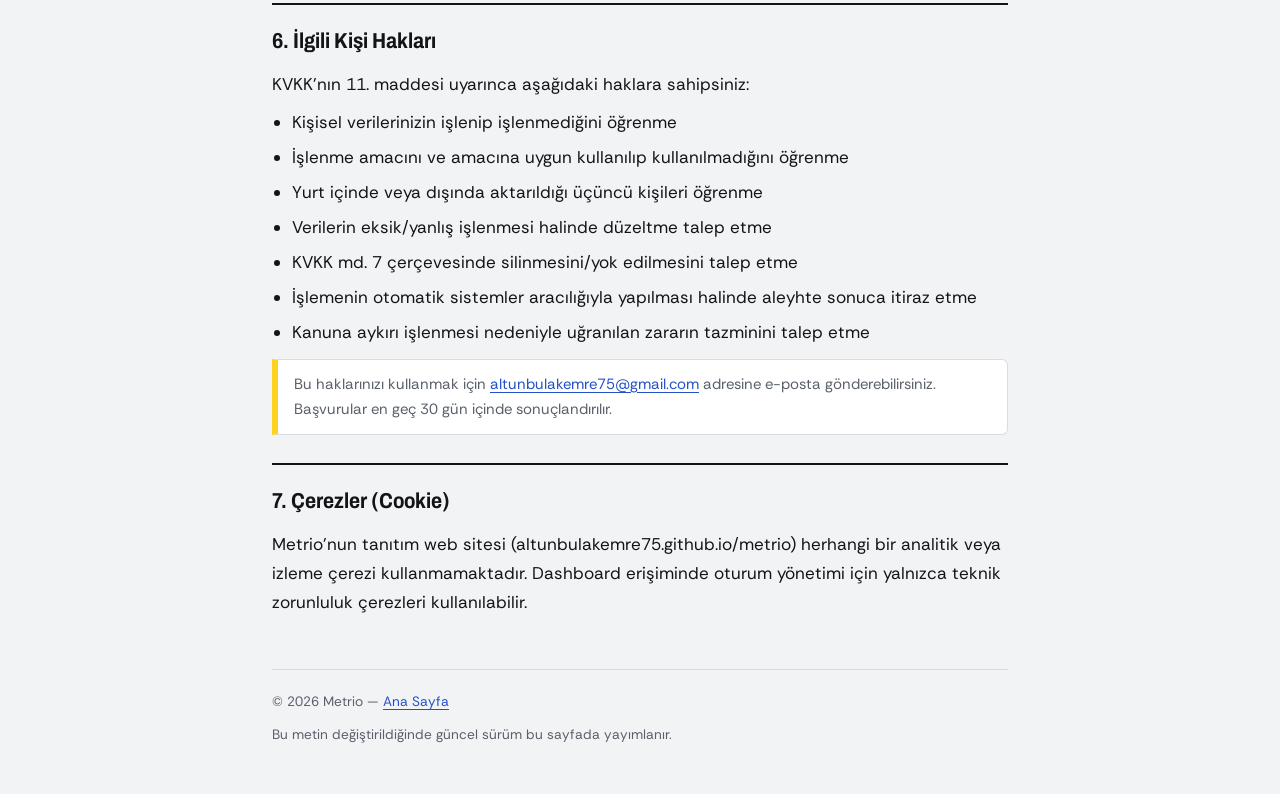
<file: kvkk.html>
<!DOCTYPE html>
<html lang="tr">
<head>
  <meta charset="UTF-8">
  <meta name="viewport" content="width=device-width, initial-scale=1.0">
  <title>KVKK Aydınlatma Metni — Metrio</title>
  <link rel="icon" href="data:image/svg+xml,%3Csvg xmlns='http://www.w3.org/2000/svg' viewBox='0 0 32 32'%3E%3Cpath d='M3 7h17l9 9-9 9H3z' fill='%23FFD21F' stroke='%23121417' stroke-width='2.5' stroke-linejoin='round'/%3E%3Ccircle cx='20' cy='16' r='2.6' fill='%23121417'/%3E%3C/svg%3E">
  <link rel="preconnect" href="https://fonts.googleapis.com">
  <link rel="preconnect" href="https://fonts.gstatic.com" crossorigin>
  <link rel="stylesheet" href="https://fonts.googleapis.com/css2?family=Archivo:wdth,wght@62..125,500..900&family=Rethink+Sans:wght@400;600;700&display=swap">
  <style>
    :root {
      --paper: #F2F3F5; --card: #FFFFFF; --ink: #121417; --muted: #59606A; --line: #D9DCE1;
      --tag: #FFD21F; --link: #2350C8;
      --f-display: "Archivo", "Arial Narrow", system-ui, sans-serif;
      --f-body: "Rethink Sans", system-ui, -apple-system, "Segoe UI", sans-serif;
      color-scheme: light;
    }
    @media (prefers-color-scheme: dark) {
      :root { --paper: #0F1114; --card: #181B20; --ink: #ECEEF1; --muted: #9BA2AC; --line: #2B3038; --link: #8EB2FF; color-scheme: dark; }
    }
    *, *::before, *::after { box-sizing: border-box; }
    body {
      margin: 0;
      background: var(--paper);
      color: var(--ink);
      font-family: var(--f-body);
      font-size: 17px;
      line-height: 1.7;
      padding-block: 32px 48px;
      padding-left: max(16px, env(safe-area-inset-left, 0px));
      padding-right: max(16px, env(safe-area-inset-right, 0px));
    }
    a { color: var(--link); text-underline-offset: 3px; }
    a:focus-visible { outline: 2px solid var(--link); outline-offset: 3px; }
    .container { max-width: 46rem; margin: 0 auto; }
    header { display: flex; align-items: center; gap: 10px; margin-bottom: 48px; }
    .logo { display: inline-flex; align-items: center; gap: 10px; color: var(--ink); text-decoration: none; font-family: var(--f-display); font-weight: 800; font-stretch: 80%; font-size: 1.45rem; }
    .logo svg { width: 26px; height: 26px; }
    header a.back { margin-left: auto; font-size: 0.92rem; }
    h1 { font-family: var(--f-display); font-weight: 800; font-stretch: 72%; font-size: clamp(2.3rem, 6vw, 3.2rem); line-height: 1; margin: 0 0 10px; text-wrap: balance; }
    .subtitle { color: var(--muted); font-size: 0.95rem; margin: 0 0 36px; }
    section { border-top: 2px solid var(--ink); padding: 18px 0 28px; }
    h2 { font-family: var(--f-display); font-weight: 700; font-stretch: 85%; font-size: 1.35rem; margin: 0 0 10px; }
    p { margin: 0 0 10px; }
    p:last-child { margin-bottom: 0; }
    ul { padding-left: 1.25rem; margin: 0 0 10px; }
    ul li { margin-bottom: 6px; }
    .highlight { background: var(--card); border: 1px solid var(--line); border-left: 6px solid var(--tag); padding: 12px 16px; border-radius: 0 6px 6px 0; margin-top: 12px; }
    .highlight p { color: var(--muted); font-size: 0.93rem; }
    footer { margin-top: 24px; padding-top: 20px; border-top: 1px solid var(--line); color: var(--muted); font-size: 0.85rem; }
  </style>
</head>
<body>
  <div class="container">
    <header>
      <a href="index.html" class="logo"><svg viewBox="0 0 32 32" aria-hidden="true"><path d="M3 7h17l9 9-9 9H3z" fill="#FFD21F" stroke="#121417" stroke-width="2.5" stroke-linejoin="round"/><circle cx="20" cy="16" r="2.6" fill="#121417"/></svg>Metrio</a>
      <a href="index.html" class="back">← Ana sayfaya dön</a>
    </header>

    <h1>KVKK Aydınlatma Metni</h1>
    <p class="subtitle">6698 sayılı Kişisel Verilerin Korunması Kanunu kapsamında hazırlanmıştır. Son güncelleme: Nisan 2026</p>

    <section>
      <h2>1. Veri Sorumlusu</h2>
      <p>
        Bu aydınlatma metni, <strong>Metrio</strong> adıyla sunulan e-ticaret fiyat izleme hizmetini işleten
        <strong>Emre Altunbulak</strong> tarafından 6698 sayılı Kişisel Verilerin Korunması Kanunu'nun
        10. maddesi uyarınca hazırlanmıştır.
      </p>
      <p>İletişim: <a href="mailto:altunbulakemre75@gmail.com">altunbulakemre75@gmail.com</a></p>
    </section>

    <section>
      <h2>2. İşlenen Kişisel Veriler ve İşleme Amaçları</h2>
      <p>Metrio, B2B (işletmeden işletmeye) bir hizmet olup bireysel tüketicilerin kişisel verisini toplamaz. Hizmet kapsamında işlenen veriler şunlardır:</p>
      <ul>
        <li><strong>Müşteri iletişim bilgileri</strong> (ad, e-posta, telefon): Hizmet teslimi, fatura ve destek iletişimi amacıyla</li>
        <li><strong>Demo başvuru formu bilgileri</strong> (talep türü, şirket, sektör, ad soyad, e-posta, telefon, rakip markalar, platform tercihleri, not): Demo talebine dönüş yapılması amacıyla</li>
        <li><strong>Telegram kullanıcı/chat kimliği</strong>: Otomatik bildirim iletimi amacıyla</li>
        <li><strong>Hizmet kullanım verileri</strong> (çekilen kategori listeleri, rapor talepleri): Hizmet kalitesinin iyileştirilmesi amacıyla</li>
      </ul>
      <div class="highlight">
        <p>Metrio'nun topladığı fiyat verileri; kamuya açık e-ticaret platformlarından (Trendyol, Akakçe vb.) elde edilen ürün fiyatı bilgileridir. Bu veriler kişisel veri niteliği taşımaz.</p>
      </div>
    </section>

    <section>
      <h2>3. Kişisel Verilerin Toplanma Yöntemi ve Hukuki Sebebi</h2>
      <p>Veriler, hizmet başvurusu ve iletişim süreçlerinde <strong>açık rıza</strong> ve <strong>sözleşmenin ifası</strong> hukuki sebeplerine dayanılarak toplanmaktadır (KVKK md. 5/2-c).</p>
    </section>

    <section>
      <h2>4. Kişisel Verilerin Aktarımı</h2>
      <p>Toplanan kişisel veriler; yalnızca aşağıdaki alıcılara aktarılabilir:</p>
      <ul>
        <li><strong>Telegram Inc.</strong>: Bildirim iletimi için (Telegram gizlilik politikası kapsamında)</li>
        <li><strong>E-posta altyapı sağlayıcısı</strong>: Rapor iletimi için</li>
        <li><strong>FormSubmit (formsubmit.co, ABD)</strong>: Web sitesindeki demo başvuru formunun e-posta ile iletilmesi için; yalnızca formda açık rıza verilmesi halinde</li>
        <li><strong>Yetkili kamu kurumları</strong>: Yasal zorunluluk halinde</li>
      </ul>
      <p>Veriler, yurt dışına aktarılması durumunda KVKK'nın 9. maddesi kapsamındaki güvenceler sağlanır.</p>
    </section>

    <section>
      <h2>5. Veri Saklama Süresi</h2>
      <p>Kişisel veriler, hizmet ilişkisinin sona ermesinden itibaren <strong>3 yıl</strong> süreyle saklanır. Bu sürenin sonunda veriler güvenli biçimde imha edilir veya anonimleştirilir.</p>
    </section>

    <section>
      <h2>6. İlgili Kişi Hakları</h2>
      <p>KVKK'nın 11. maddesi uyarınca aşağıdaki haklara sahipsiniz:</p>
      <ul>
        <li>Kişisel verilerinizin işlenip işlenmediğini öğrenme</li>
        <li>İşlenme amacını ve amacına uygun kullanılıp kullanılmadığını öğrenme</li>
        <li>Yurt içinde veya dışında aktarıldığı üçüncü kişileri öğrenme</li>
        <li>Verilerin eksik/yanlış işlenmesi halinde düzeltme talep etme</li>
        <li>KVKK md. 7 çerçevesinde silinmesini/yok edilmesini talep etme</li>
        <li>İşlemenin otomatik sistemler aracılığıyla yapılması halinde aleyhte sonuca itiraz etme</li>
        <li>Kanuna aykırı işlenmesi nedeniyle uğranılan zararın tazminini talep etme</li>
      </ul>
      <div class="highlight">
        <p>Bu haklarınızı kullanmak için <a href="mailto:altunbulakemre75@gmail.com">altunbulakemre75@gmail.com</a> adresine e-posta gönderebilirsiniz. Başvurular en geç 30 gün içinde sonuçlandırılır.</p>
      </div>
    </section>

    <section>
      <h2>7. Çerezler (Cookie)</h2>
      <p>Metrio'nun tanıtım web sitesi (altunbulakemre75.github.io/metrio) herhangi bir analitik veya izleme çerezi kullanmamaktadır. Dashboard erişiminde oturum yönetimi için yalnızca teknik zorunluluk çerezleri kullanılabilir.</p>
    </section>

    <footer>
      <p>© 2026 Metrio — <a href="index.html">Ana Sayfa</a></p>
      <p style="margin-top:0.5rem;">Bu metin değiştirildiğinde güncel sürüm bu sayfada yayımlanır.</p>
    </footer>
  </div>
</body>
</html>
</file>
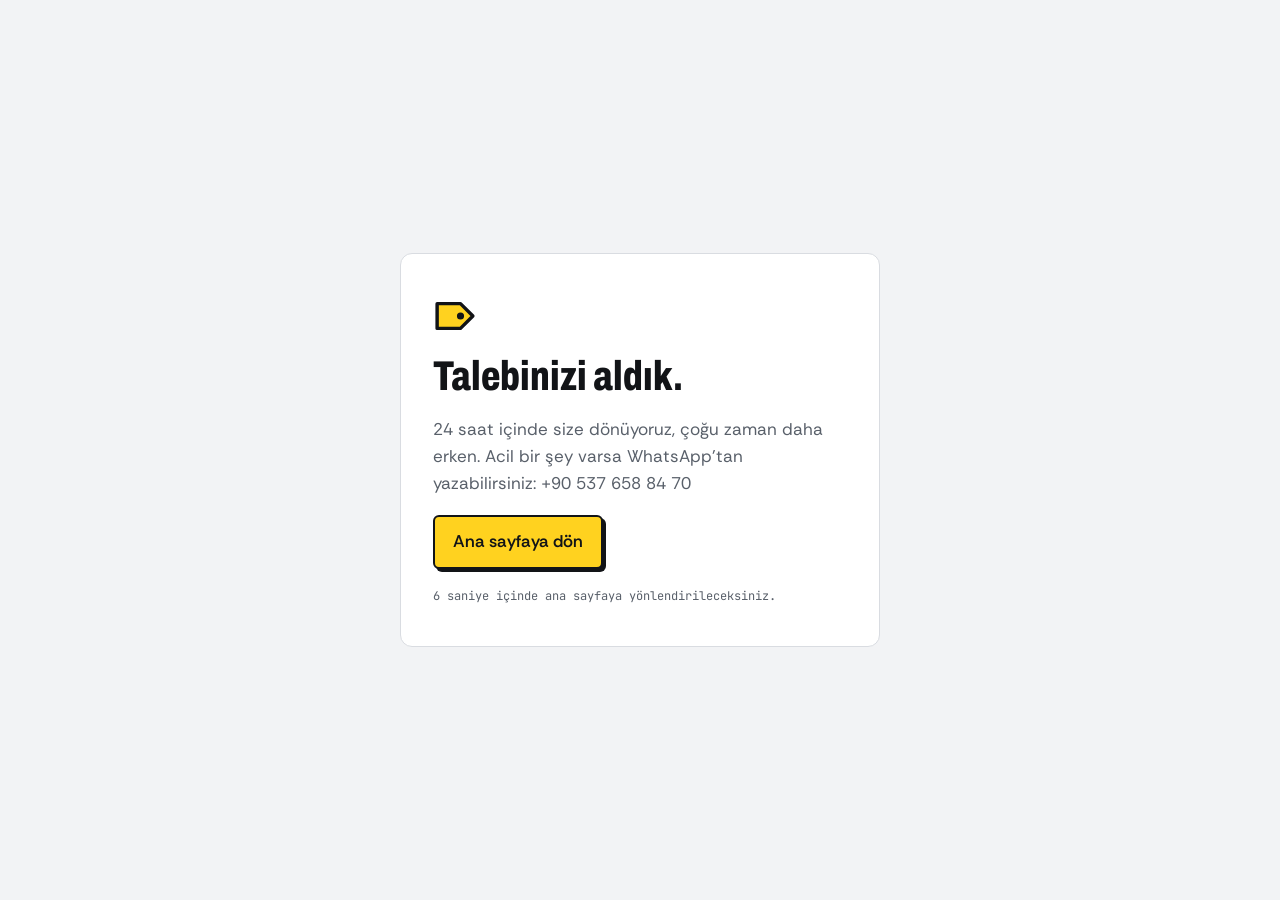
<file: tesekkurler.html>
<!DOCTYPE html>
<html lang="tr">
<head>
  <meta charset="UTF-8">
  <meta name="viewport" content="width=device-width, initial-scale=1.0, viewport-fit=cover">
  <title>Teşekkürler — Metrio</title>
  <meta name="robots" content="noindex">
  <meta http-equiv="refresh" content="6;url=index.html">
  <link rel="icon" href="data:image/svg+xml,%3Csvg xmlns='http://www.w3.org/2000/svg' viewBox='0 0 32 32'%3E%3Cpath d='M3 7h17l9 9-9 9H3z' fill='%23FFD21F' stroke='%23121417' stroke-width='2.5' stroke-linejoin='round'/%3E%3Ccircle cx='20' cy='16' r='2.6' fill='%23121417'/%3E%3C/svg%3E">
  <link rel="preconnect" href="https://fonts.googleapis.com">
  <link rel="preconnect" href="https://fonts.gstatic.com" crossorigin>
  <link rel="stylesheet" href="https://fonts.googleapis.com/css2?family=Archivo:wdth,wght@62..125,500..900&family=JetBrains+Mono:wght@400&family=Rethink+Sans:wght@400;600&display=swap">
  <style>
    :root {
      --paper: #F2F3F5; --card: #FFFFFF; --ink: #121417; --muted: #59606A; --line: #D9DCE1;
      --tag: #FFD21F; --tag-ink: #121417; --link: #2350C8;
      --f-display: "Archivo", "Arial Narrow", system-ui, sans-serif;
      --f-body: "Rethink Sans", system-ui, -apple-system, "Segoe UI", sans-serif;
      --f-mono: "JetBrains Mono", ui-monospace, Consolas, monospace;
      color-scheme: light;
    }
    @media (prefers-color-scheme: dark) {
      :root { --paper: #0F1114; --card: #181B20; --ink: #ECEEF1; --muted: #9BA2AC; --line: #2B3038; --link: #8EB2FF; color-scheme: dark; }
    }
    *, *::before, *::after { box-sizing: border-box; }
    html, body { height: 100%; }
    body {
      margin: 0;
      background: var(--paper);
      color: var(--ink);
      font-family: var(--f-body);
      font-size: 17px;
      line-height: 1.6;
      display: grid;
      place-items: center;
      padding-block: 32px;
      padding-left: max(16px, env(safe-area-inset-left, 0px));
      padding-right: max(16px, env(safe-area-inset-right, 0px));
    }
    .card {
      max-width: 30rem;
      background: var(--card);
      border: 1px solid var(--line);
      border-radius: 12px;
      padding: 40px 32px;
      display: grid;
      gap: 18px;
      justify-items: start;
    }
    .card svg { width: 44px; height: 44px; }
    h1 { font-family: var(--f-display); font-weight: 800; font-stretch: 72%; font-size: 2.6rem; line-height: 1; margin: 0; }
    p { margin: 0; color: var(--muted); }
    .btn {
      display: inline-flex; align-items: center;
      background: var(--tag); color: var(--tag-ink);
      border: 2px solid var(--tag-ink); border-radius: 6px;
      box-shadow: 3px 3px 0 var(--ink);
      padding: 11px 18px; font-weight: 600; text-decoration: none;
    }
    .btn:focus-visible { outline: 2px solid var(--link); outline-offset: 3px; }
    .redirect { font-family: var(--f-mono); font-size: 0.75rem; }
  </style>
</head>
<body>
  <main class="card">
    <svg viewBox="0 0 32 32" aria-hidden="true"><path d="M3 7h17l9 9-9 9H3z" fill="#FFD21F" stroke="#121417" stroke-width="2.5" stroke-linejoin="round"/><circle cx="20" cy="16" r="2.6" fill="#121417"/></svg>
    <h1>Talebinizi aldık.</h1>
    <p>24 saat içinde size dönüyoruz, çoğu zaman daha erken. Acil bir şey varsa WhatsApp'tan yazabilirsiniz: +90 537 658 84 70</p>
    <a href="index.html" class="btn">Ana sayfaya dön</a>
    <p class="redirect">6 saniye içinde ana sayfaya yönlendirileceksiniz.</p>
  </main>
</body>
</html>
</file>
